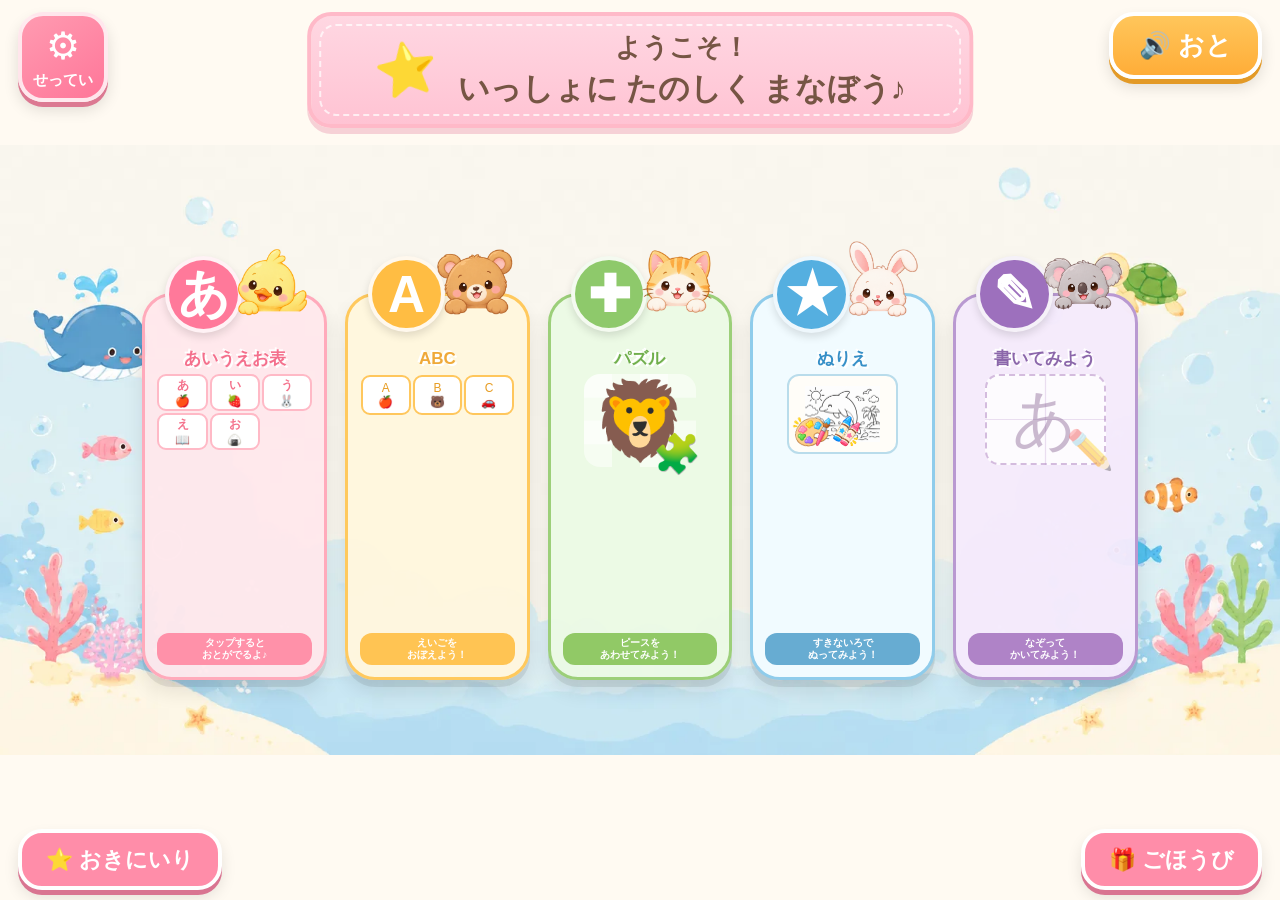
<file: index.html>
<!DOCTYPE html>
<html lang="ja">
<head>
  <meta charset="UTF-8">
  <meta name="viewport" content="width=device-width, initial-scale=1.0, viewport-fit=cover">
  <title>知育アプリ</title>
  <link rel="manifest" href="manifest.json">
  <meta name="theme-color" content="#4caf50">
  <link rel="apple-touch-icon" href="./icons/icon-192.png">
  <link rel="stylesheet" href="style.css">
</head>

<body>

  <main class="app">

    <!-- 上部 -->
    <header class="top-area">

      <button class="circle-button settings-button" id="settingsButton">
        ⚙
        <span>せってい</span>
      </button>

      <div class="welcome-box">
        <div class="star">⭐</div>

        <div>
          <p class="welcome-small">ようこそ！</p>
          <h1>いっしょに たのしく まなぼう♪</h1>
        </div>
      </div>

      <button class="sound-button" id="soundButton">
        🔊
        <span>おと</span>
      </button>

    </header>


    <!-- 遊び一覧 -->
    <section class="menu-area">

      <!-- アイウエオ表 -->
      <button
        class="menu-card hiragana-card"
        data-page="kana-select.html"
      >
        <div class="card-icon">あ</div>
        <div class="animal">
          <img src="images/duck.png" alt="あひる">
        </div>

        <h2>あいうえお表</h2>

        <div class="hiragana-preview">
          <span>あ<br>🍎</span>
          <span>い<br>🍓</span>
          <span>う<br>🐰</span>
          <span>え<br>📖</span>
          <span>お<br>🍙</span>
        </div>

        <p>タップすると<br>おとがでるよ♪</p>
      </button>


      <!-- ABC -->
      <button
        class="menu-card abc-card"
        data-page="abc.html"
      >
        <div class="card-icon">A</div>
        <div class="animal">
          <img src="images/bear.png" alt="くま">
        </div>

        <h2>ABC</h2>

        <div class="abc-preview">
          <span>A<br>🍎</span>
          <span>B<br>🐻</span>
          <span>C<br>🚗</span>
        </div>

        <p>えいごを<br>おぼえよう！</p>
      </button>


      <!-- パズル -->
      <button
        class="menu-card puzzle-card"
        data-page="puzzle-level.html"
      >
        <div class="card-icon">✚</div>
        <div class="animal">
          <img src="images/cat.png" alt="ねこ">
        </div>

        <h2>パズル</h2>

        <div class="puzzle-preview">
          🦁
          <span class="piece">🧩</span>
        </div>

        <p>ピースを<br>あわせてみよう！</p>
      </button>


     <!-- ぬりえ -->
<button
  class="menu-card coloring-card"
  data-page="coloring-select.html"
  >
  <!-- 上の丸いアイコン -->
  <div class="card-icon">★</div>

  <!-- カードの上からのぞく動物 -->
  <div class="animal">
    <img src="images/rabbit.png" alt="うさぎ">
  </div>

  <h2>ぬりえ</h2>

  <!-- ぬりえのプレビュー -->
  <div class="coloring-preview">
    <img
      src="images/coloring/dolphin.png"
      alt="いるかのぬりえ"
      class="coloring-image"
    >

    <!-- クレヨン -->
    <div class="crayons">
      <img
    class="palette-img"
    src="images/coloring/palette.png"
    alt="パレット"
  >

  <img
    class="crayon-img"
    src="images/coloring/crayon.png"
    alt="クレヨン"
  >
    </div>
  </div>

  <p>すきないろで<br>ぬってみよう！</p>
</button>


      <!-- 書いてみよう -->
      <button
        class="menu-card write-card"
        data-page="writing-select.html"
      >
        <div class="card-icon">✎</div>
        <div class="animal">
          <img src="images/koala.png" alt="こあら"></div>

        <h2>書いてみよう</h2>

        <div class="write-preview">
          あ
          <span>✏️</span>
        </div>

        <p>なぞって<br>かいてみよう！</p>
      </button>

    </section>


    <!-- 下部 -->
    <footer class="bottom-area">

      <button class="bottom-button favorite-button">
        ⭐ おきにいり
      </button>

      <button class="bottom-button reward-button">
        🎁 ごほうび
      </button>

    </footer>

  </main>


  <!-- 縦向きだった場合 -->
  <div class="rotate-message">
    <div>
      <p>📱 ↻</p>
      <strong>よこむきにしてね♪</strong>
    </div>
  </div>


  <script src="script.js"></script>
</body>
</html>
</file>
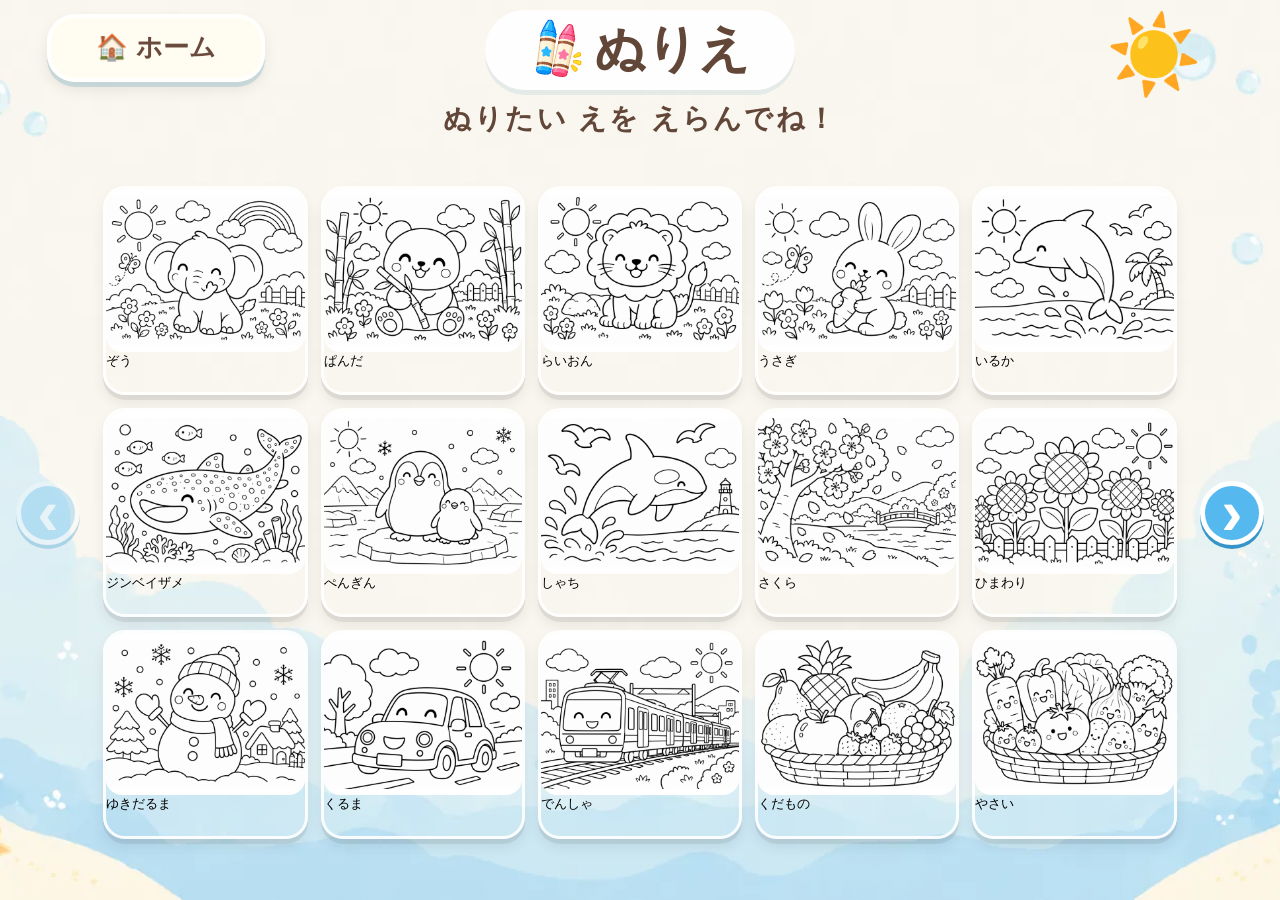
<file: coloring-select.html>
<!DOCTYPE html>
<html lang="ja">
<head>
  <meta charset="UTF-8">
  <meta name="viewport" content="width=device-width, initial-scale=1.0, viewport-fit=cover">
  <title>ぬりえをえらぶ</title>
  <link rel="stylesheet" href="coloring-select.css">
</head>
<body>
  <main class="coloring-select-app">
    <header class="select-header">
      <button class="home-button" id="homeButton">🏠 <span>ホーム</span></button>
      <div class="title-area">
  <h1>
  <img
    src="images/coloring/crayon.png"
    alt=""
    class="title-crayon">
  ぬりえ
  </h1>
        <p>ぬりたい えを えらんでね！</p>
      </div>
      <div class="sun" aria-hidden="true">☀️</div>
    </header>

    <section class="gallery-wrap" aria-label="ぬりえ一覧">
      <button class="page-button prev" id="prevButton" aria-label="前のページ">‹</button>
      <div class="gallery" id="gallery"></div>
      <button class="page-button next" id="nextButton" aria-label="次のページ">›</button>
    </section>

    <div class="page-dots" id="pageDots" aria-label="ページ位置"></div>
  </main>

  <div class="rotate-message">
    <div><p>📱 ↻</p><strong>よこむきにしてね♪</strong></div>
  </div>

  <script src="coloring-select.js"></script>
</body>
</html>
</file>
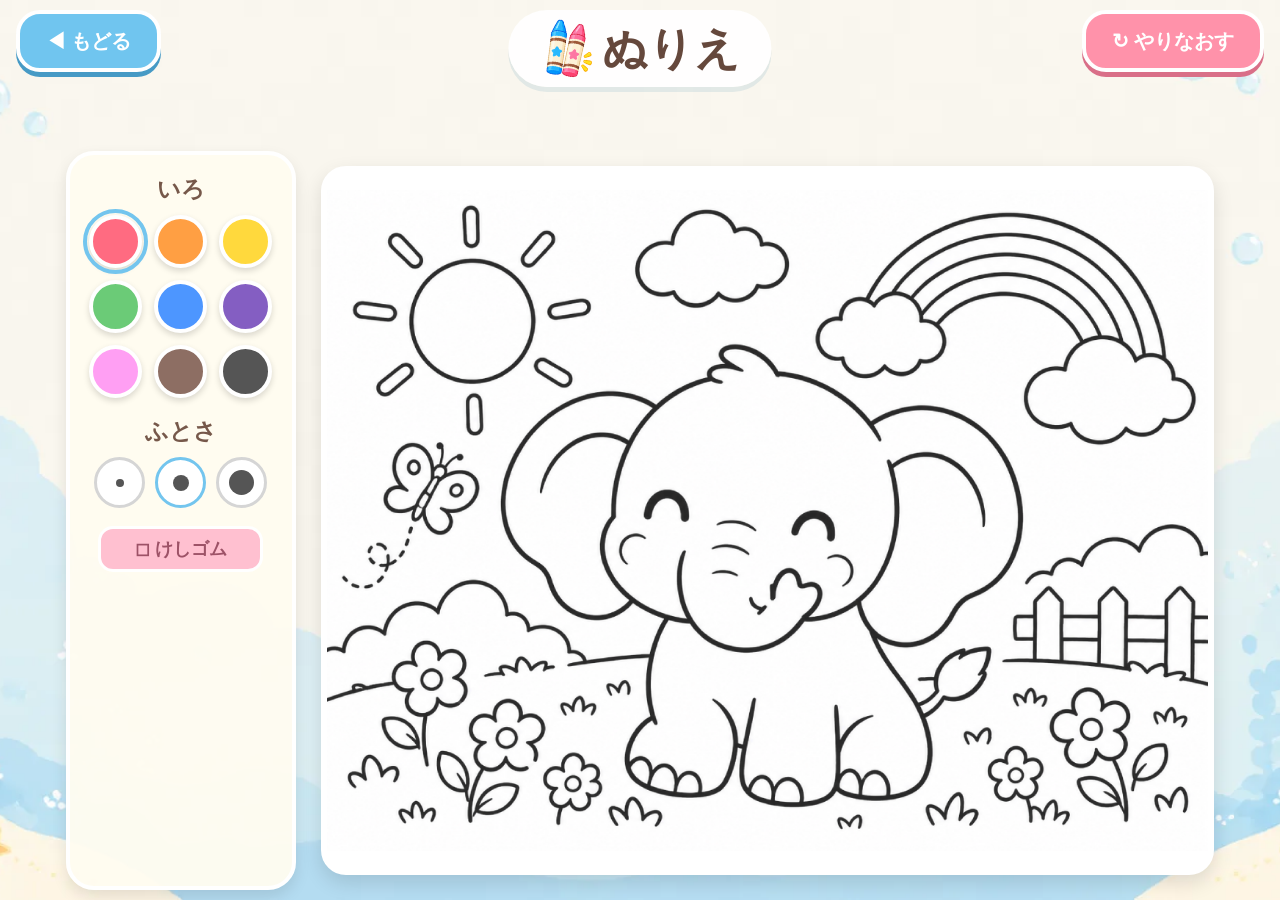
<file: coloring.html>
<!DOCTYPE html>
<html lang="ja">

<head>
  <meta charset="UTF-8">

  <meta
    name="viewport"
    content="width=device-width, initial-scale=1.0, viewport-fit=cover"
  >

  <title>ぬりえ</title>

  <link
    rel="stylesheet"
    href="coloring.css"
  >
</head>


<body>

  <main class="coloring-app">


    <!-- =====================
         上部
    ====================== -->

    <header class="coloring-header">

      <!-- 戻る -->
      <button
        class="back-button"
        id="backButton"
      >
        ◀ もどる
      </button>


      <!-- タイトル -->
      <div class="coloring-title">

        <img
          src="images/coloring/crayon.png"
          alt=""
        >

        <h1>ぬりえ</h1>

      </div>


      <!-- 全部消す -->
      <button
        class="clear-button"
        id="clearButton"
      >
        ↻ やりなおす
      </button>

    </header>



    <!-- =====================
         メイン
    ====================== -->

    <section class="coloring-main">


      <!-- =====================
           左：パレット
      ====================== -->

      <aside class="tool-panel">


        <h2>いろ</h2>


        <!-- 色 -->
        <div class="color-palette">

          <button
            class="color-button active"
            data-color="#ff6b81"
            style="--color:#ff6b81"
            aria-label="あか"
          ></button>

          <button
            class="color-button"
            data-color="#ff9f43"
            style="--color:#ff9f43"
            aria-label="オレンジ"
          ></button>

          <button
            class="color-button"
            data-color="#ffd93d"
            style="--color:#ffd93d"
            aria-label="きいろ"
          ></button>

          <button
            class="color-button"
            data-color="#6bcb77"
            style="--color:#6bcb77"
            aria-label="みどり"
          ></button>

          <button
            class="color-button"
            data-color="#4d96ff"
            style="--color:#4d96ff"
            aria-label="あお"
          ></button>

          <button
            class="color-button"
            data-color="#845ec2"
            style="--color:#845ec2"
            aria-label="むらさき"
          ></button>

          <button
            class="color-button"
            data-color="#ff9ff3"
            style="--color:#ff9ff3"
            aria-label="ピンク"
          ></button>

          <button
            class="color-button"
            data-color="#8d6e63"
            style="--color:#8d6e63"
            aria-label="ちゃいろ"
          ></button>

          <button
            class="color-button"
            data-color="#555555"
            style="--color:#555555"
            aria-label="くろ"
          ></button>

        </div>



        <!-- 太さ -->

        <h2 class="size-title">
          ふとさ
        </h2>


        <div class="brush-sizes">

          <button
            class="size-button"
            data-size="10"
          >
            <span class="size-dot small"></span>
          </button>


          <button
            class="size-button active"
            data-size="25"
          >
            <span class="size-dot medium"></span>
          </button>


          <button
            class="size-button"
            data-size="45"
          >
            <span class="size-dot large"></span>
          </button>

        </div>



        <!-- 消しゴム -->

        <button
          class="eraser-button"
          id="eraserButton"
        >
          ◻ けしゴム
        </button>


      </aside>



      <!-- =====================
           右：ぬりえ
      ====================== -->

      <div class="canvas-area">


        <div class="paper">

          <!-- 実際に色を描くCanvas -->
          <canvas
            id="drawingCanvas"
          ></canvas>


          <!-- 線画 -->
          <img
            id="coloringImage"
            class="coloring-line"
            alt="ぬりえ"
          >

        </div>


      </div>


    </section>


  </main>



  <!-- 縦画面 -->

  <div class="rotate-message">

    <div>

      <p>📱 ↻</p>

      <strong>
        よこむきにしてね♪
      </strong>

    </div>

  </div>
<script src="coloring.js"></script>

</body>

</html>
</file>
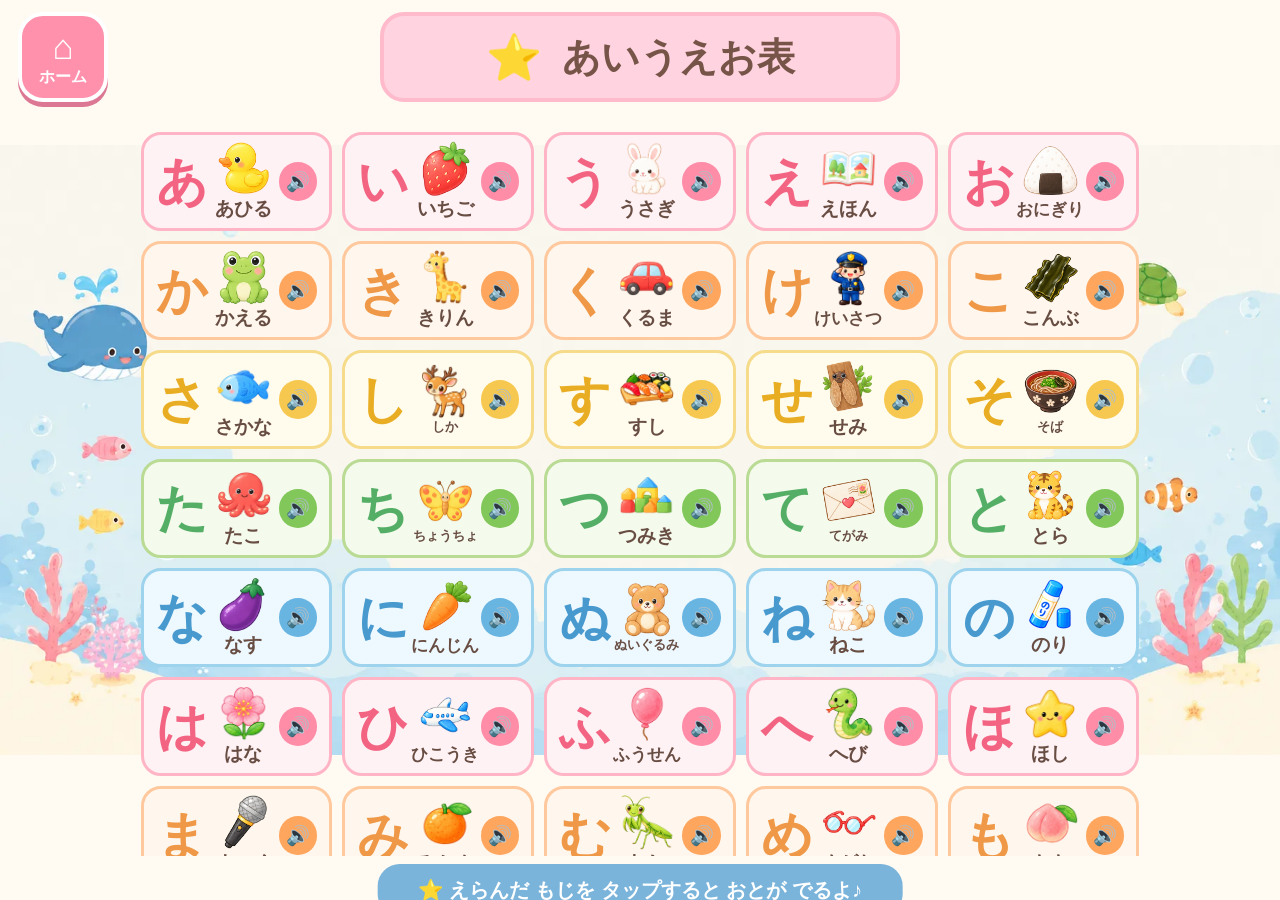
<file: hiragana.html>
<!DOCTYPE html>
<html lang="ja">

<head>
  <meta charset="UTF-8">

  <meta
    name="viewport"
    content="width=device-width, initial-scale=1.0"
  >

  <title>アイウエオ表</title>

  <link rel="stylesheet" href="hiragana.css">
</head>

<body>

<main class="app">

  <!-- =========================
       上部
  ========================== -->

  <header class="header">

    <button class="home-button" id="homeButton">
      <span class="home-icon">⌂</span>
      <span>ホーム</span>
    </button>

    <div class="title-box">
      <span class="title-star">⭐</span>
      <h1>あいうえお表</h1>
    </div>

   

  </header>

  <!-- =========================
       あいうえお表
  ========================== -->

  <section class="hiragana-grid">


    <!-- あ行 -->

    <button class="hiragana-block row-a"
       data-audio="audio/hiragana_audio/a.m4a">


      <span class="kana">あ</span>

      <div class="item">
        <img class="picture-image" src="images/hiragana/ahiru.png" alt="あひる">
        <span class="word">あひる</span>
      </div>

      <span class="speaker">🔊</span>

    </button>


    <button class="hiragana-block row-a"
            data-audio="audio/hiragana_audio/i.m4a">

      <span class="kana">い</span>

      <div class="item">
        <img class="picture-image" src="images/hiragana/ichigo.png" alt="いちご">
        <span class="word">いちご</span>
      </div>

      <span class="speaker">🔊</span>

    </button>


    <button class="hiragana-block row-a"
            data-audio="audio/hiragana_audio/u.m4a">

      <span class="kana">う</span>

      <div class="item">
         <img class="picture-image" src="images/hiragana/usagi.png" alt="うさぎ">
        <span class="word">うさぎ</span>
      </div>

      <span class="speaker">🔊</span>

    </button>


    <button class="hiragana-block row-a"
            data-audio="audio/hiragana_audio/e.m4a">

      <span class="kana">え</span>

      <div class="item">
         <img class="picture-image" src="images/hiragana/ehon.png" alt="えほん">
        <span class="word">えほん</span>
      </div>

      <span class="speaker">🔊</span>

    </button>


    <button class="hiragana-block row-a"
            data-audio="audio/hiragana_audio/o.m4a">

      <span class="kana">お</span>

      <div class="item">
         <img class="picture-image" src="images/hiragana/onigiri.png" alt="おにぎり">
        <span class="word">おにぎり</span>
      </div>

      <span class="speaker">🔊</span>

    </button>


    <!-- =====================
         か行
    ====================== -->

    <button class="hiragana-block row-ka"
            data-audio="audio/hiragana_audio/ka.m4a">

      <span class="kana">か</span>

      <div class="item">
         <img class="picture-image" src="images/hiragana/kaeru.png" alt="かえる">
        <span class="word">かえる</span>
      </div>

      <span class="speaker">🔊</span>

    </button>


    <button class="hiragana-block row-ka"
            data-audio="audio/hiragana_audio/ki.m4a">

      <span class="kana">き</span>

      <div class="item">
         <img class="picture-image" src="images/hiragana/kirin.png" alt="きりん">
        <span class="word">きりん</span>
      </div>

      <span class="speaker">🔊</span>

    </button>


    <button class="hiragana-block row-ka"
            data-audio="audio/hiragana_audio/ku.m4a">

      <span class="kana">く</span>

      <div class="item">
         <img class="picture-image" src="images/hiragana/kuruma.png" alt="くるま">
        <span class="word">くるま</span>
      </div>

      <span class="speaker">🔊</span>

    </button>


    <button class="hiragana-block row-ka"
            data-audio="audio/hiragana_audio/ke.m4a">

      <span class="kana">け</span>

      <div class="item">
        <img class="picture-image" src="images/hiragana/keisatu.png" alt="けいさつ">
        <span class="word">けいさつ</span>
      </div>

      <span class="speaker">🔊</span>

    </button>


    <button class="hiragana-block row-ka"
            data-audio="audio/hiragana_audio/ko.m4a">

      <span class="kana">こ</span>

      <div class="item">
         <img class="picture-image" src="images/hiragana/konnbu.png" alt="こんぶ">
        <span class="word">こんぶ</span>
      </div>

      <span class="speaker">🔊</span>

    </button>


    <!-- =====================
         さ行
    ====================== -->

    <button class="hiragana-block row-sa"
            data-audio="audio/hiragana_audio/sa.m4a">

      <span class="kana">さ</span>

      <div class="item">
         <img class="picture-image" src="images/hiragana/sakana.png" alt="さかな">
        <span class="word">さかな</span>
      </div>

      <span class="speaker">🔊</span>

    </button>


    <button class="hiragana-block row-sa"
            data-audio="audio/hiragana_audio/shi.m4a">

      <span class="kana">し</span>

      <div class="item">
        <img class="picture-image" src="images/hiragana/shika.png" alt="しか">
        <span class="word long-word">しか</span>
      </div>

      <span class="speaker">🔊</span>

    </button>


    <button class="hiragana-block row-sa"
            data-audio="audio/hiragana_audio/su.m4a">

      <span class="kana">す</span>

      <div class="item">
         <img class="picture-image" src="images/hiragana/sushi.png" alt="すし">
        <span class="word">すし</span>
      </div>

      <span class="speaker">🔊</span>

    </button>


    <button class="hiragana-block row-sa"
            data-audio="audio/hiragana_audio/se.m4a">

      <span class="kana">せ</span>

      <div class="item">
         <img class="picture-image" src="images/hiragana/semi.png" alt="せみ">
        <span class="word">せみ</span>
      </div>

      <span class="speaker">🔊</span>

    </button>


    <button class="hiragana-block row-sa"
            data-audio="audio/hiragana_audio/so.m4a">

      <span class="kana">そ</span>

      <div class="item">
         <img class="picture-image" src="images/hiragana/soba.png" alt="そば">
        <span class="word long-word">そば</span>
      </div>

      <span class="speaker">🔊</span>

    </button>


    <!-- =====================
         た行
    ====================== -->

    <button class="hiragana-block row-ta"
            data-audio="audio/hiragana_audio/ta.m4a">

      <span class="kana">た</span>

      <div class="item">
         <img class="picture-image" src="images/hiragana/tako.png" alt="たこ">
        <span class="word">たこ</span>
      </div>

      <span class="speaker">🔊</span>

    </button>


    <button class="hiragana-block row-ta"
            data-audio="audio/hiragana_audio/ti.m4a">

      <span class="kana">ち</span>

      <div class="item">
         <img class="picture-image" src="images/hiragana/cho.png" alt="ちょうちょ">
        <span class="word long-word">ちょうちょ</span>
      </div>

      <span class="speaker">🔊</span>

    </button>


    <button class="hiragana-block row-ta"
            data-audio="audio/hiragana_audio/tu.m4a">

      <span class="kana">つ</span>

      <div class="item">
         <img class="picture-image" src="images/hiragana/tsumiki.png" alt="つみき">
        <span class="word">つみき</span>
      </div>

      <span class="speaker">🔊</span>

    </button>


    <button class="hiragana-block row-ta"
            data-audio="audio/hiragana_audio/te.m4a">

      <span class="kana">て</span>

      <div class="item">
         <img class="picture-image" src="images/hiragana/tegami.png" alt="てがみ">
        <span class="word long-word">てがみ</span>
      </div>

      <span class="speaker">🔊</span>

    </button>


    <button class="hiragana-block row-ta"
            data-audio="audio/hiragana_audio/to.m4a">

      <span class="kana">と</span>

      <div class="item">
         <img class="picture-image" src="images/hiragana/tora.png" alt="とら">
        <span class="word">とら</span>
      </div>

      <span class="speaker">🔊</span>

    </button>


    <!-- =====================
         な行
    ====================== -->

    <button class="hiragana-block row-na"
            data-audio="audio/hiragana_audio/na.m4a">

      <span class="kana">な</span>

      <div class="item">
         <img class="picture-image" src="images/hiragana/nasu.png" alt="なす">
        <span class="word">なす</span>
      </div>

      <span class="speaker">🔊</span>

    </button>


    <button class="hiragana-block row-na"
            data-audio="audio/hiragana_audio/ni.m4a">

      <span class="kana">に</span>

      <div class="item">
         <img class="picture-image" src="images/hiragana/ninjin.png" alt="にんじん">
        <span class="word">にんじん</span>
      </div>

      <span class="speaker">🔊</span>

    </button>


    <button class="hiragana-block row-na"
            data-audio="audio/hiragana_audio/nu.m4a">

      <span class="kana">ぬ</span>

      <div class="item">
        <img class="picture-image" src="images/hiragana/nuigurumi.png" alt="ぬいぐるみ">
        <span class="word long-word">ぬいぐるみ</span>
      </div>

      <span class="speaker">🔊</span>

    </button>


    <button class="hiragana-block row-na"
            data-audio="audio/hiragana_audio/ne.m4a">

      <span class="kana">ね</span>

      <div class="item">
         <img class="picture-image" src="images/hiragana/neko.png" alt="ねこ">
        <span class="word">ねこ</span>
      </div>

      <span class="speaker">🔊</span>

    </button>


    <button class="hiragana-block row-na"
            data-audio="audio/hiragana_audio/no.m4a">

      <span class="kana">の</span>

      <div class="item">
         <img class="picture-image" src="images/hiragana/nori.png" alt="のり">
        <span class="word">のり</span>
      </div>

      <span class="speaker">🔊</span>

    </button>


  <!-- =====================
     は行
====================== -->

<button class="hiragana-block row-ha"
        data-audio="audio/hiragana_audio/ha.m4a">

  <span class="kana">は</span>

  <div class="item">
    <img class="picture-image"
         src="images/hiragana/hana.png"
         alt="はな">
    <span class="word">はな</span>
  </div>

  <span class="speaker">🔊</span>

</button>


<button class="hiragana-block row-ha"
        data-audio="audio/hiragana_audio/hi.m4a">

  <span class="kana">ひ</span>

  <div class="item">
    <img class="picture-image"
         src="images/hiragana/hikouki.png"
         alt="ひこうき">
    <span class="word">ひこうき</span>
  </div>

  <span class="speaker">🔊</span>

</button>



<button class="hiragana-block row-ha"
        data-audio="audio/hiragana_audio/hu.m4a">

  <span class="kana">ふ</span>

  <div class="item">
    <img class="picture-image"
         src="images/hiragana/huusen.png"
         alt="ふうせん">
    <span class="word">ふうせん</span>
  </div>

  <span class="speaker">🔊</span>

</button>


<button class="hiragana-block row-ha"
        data-audio="audio/hiragana_audio/he.m4a">

  <span class="kana">へ</span>

  <div class="item">
    <img class="picture-image"
         src="images/hiragana/hebi.png"
         alt="へび">
   <span class="word">へび</span>
  </div>

  <span class="speaker">🔊</span>

</button>


<button class="hiragana-block row-ha"
        data-audio="audio/hiragana_audio/ho.m4a">

  <span class="kana">ほ</span>

  <div class="item">
    <img class="picture-image"
         src="images/hiragana/hoshi.png"
         alt="ほし">
    <span class="word">ほし</span>
  </div>

  <span class="speaker">🔊</span>

</button>


<!-- =====================
     ま行
====================== -->

<button class="hiragana-block row-ma"
        data-audio="audio/hiragana_audio/ma.m4a">

  <span class="kana">ま</span>

  <div class="item">
    <img class="picture-image"
         src="images/hiragana/maiku.png"
         alt="マイク">
    <span class="word">まいく</span>
  </div>

  <span class="speaker">🔊</span>

</button>


<button class="hiragana-block row-ma"
        data-audio="audio/hiragana_audio/mi.m4a">

  <span class="kana">み</span>

  <div class="item">
    <img class="picture-image"
         src="images/hiragana/mikan.png"
         alt="みかん">
    <span class="word">みかん</span>
  </div>

  <span class="speaker">🔊</span>

</button>


<button class="hiragana-block row-ma"
        data-audio="audio/hiragana_audio/mu.m4a">

  <span class="kana">む</span>

  <div class="item">
    <img class="picture-image"
         src="images/hiragana/mushi.png"
         alt="むし">
    <span class="word">むし</span>
  </div>

  <span class="speaker">🔊</span>

</button>


<button class="hiragana-block row-ma"
        data-audio="audio/hiragana_audio/me.m4a">

  <span class="kana">め</span>

  <div class="item">
    <img class="picture-image"
         src="images/hiragana/megane.png"
         alt="めがね">
    <span class="word">めがね</span>
  </div>

  <span class="speaker">🔊</span>

</button>


<button class="hiragana-block row-ma"
        data-audio="audio/hiragana_audio/mo.m4a">

  <span class="kana">も</span>

  <div class="item">
    <img class="picture-image"
         src="images/hiragana/momo.png"
         alt="もも">
    <span class="word">もも</span>
  </div>

  <span class="speaker">🔊</span>

</button>


<!-- =====================
     や行
====================== -->

<button class="hiragana-block row-ya"
        data-audio="audio/hiragana_audio/ya.m4a">

  <span class="kana">や</span>

  <div class="item">
    <img class="picture-image"
         src="images/hiragana/yama.png"
         alt="やま">
   <span class="word">やま</span>
  </div>

  <span class="speaker">🔊</span>

</button>


<button class="hiragana-block row-ya"
        data-audio="audio/hiragana_audio/yu.m4a">

  <span class="kana">ゆ</span>

  <div class="item">
    <img class="picture-image"
         src="images/hiragana/yuki.png"
         alt="ゆき">
    <span class="word long-word">ゆき</span>
  </div>

  <span class="speaker">🔊</span>

</button>


<button class="hiragana-block row-ya"
        data-audio="audio/hiragana_audio/yo.m4a">

  <span class="kana">よ</span>

  <div class="item">
    <img class="picture-image"
         src="images/hiragana/yotto.png"
         alt="ヨット">
   <span class="word">よっと</span>
  </div>

  <span class="speaker">🔊</span>

</button>


<!-- 空白 -->
<div class="hiragana-empty"></div>
<div class="hiragana-empty"></div>


<!-- =====================
     ら行
====================== -->

<button class="hiragana-block row-ra"
        data-audio="audio/hiragana_audio/ra.m4a">

  <span class="kana">ら</span>

  <div class="item">
    <img class="picture-image"
         src="images/hiragana/rappa.png"
         alt="ラッパ">
  <span class="word">らっぱ</span>
  </div>

  <span class="speaker">🔊</span>

</button>


<button class="hiragana-block row-ra"
        data-audio="audio/hiragana_audio/ri.m4a">

  <span class="kana">り</span>

  <div class="item">
    <img class="picture-image"
         src="images/hiragana/ringo.png"
         alt="りんご">
     <span class="word">りんご</span>
  </div>

  <span class="speaker">🔊</span>

</button>


<button class="hiragana-block row-ra"
        data-audio="audio/hiragana_audio/ru.m4a">

  <span class="kana">る</span>

  <div class="item">
    <img class="picture-image"
         src="images/hiragana/ruby.png"
         alt="ルビー">
    <span class="word">るびー</span>
  </div>

  <span class="speaker">🔊</span>

</button>


<button class="hiragana-block row-ra"
        data-audio="audio/hiragana_audio/re.m4a">

  <span class="kana">れ</span>

  <div class="item">
    <img class="picture-image"
         src="images/hiragana/lemon.png"
         alt="レモン">
  <span class="word">れもん</span>
  </div>

  <span class="speaker">🔊</span>

</button>


<button class="hiragana-block row-ra"
        data-audio="audio/hiragana_audio/ro.m4a">

  <span class="kana">ろ</span>

  <div class="item">
    <img class="picture-image"
         src="images/hiragana/rousoku.png"
         alt="ろうそく">
   <span class="word">ろうそく</span>
  </div>

  <span class="speaker">🔊</span>

</button>


<!-- =====================
     わ行
====================== -->

<button class="hiragana-block row-wa"
        data-audio="audio/hiragana_audio/wa.m4a">

  <span class="kana">わ</span>

  <div class="item">
    <img class="picture-image"
         src="images/hiragana/wani.png"
         alt="わに">
  <span class="word">わに</span>
  </div>

  <span class="speaker">🔊</span>

</button>


<button class="hiragana-block row-wa"
        data-audio="audio/hiragana_audio/wo.m4a">

  <span class="kana">を</span>

  <div class="item">
    <img class="picture-image"
         src="images/hiragana/tewohuru.png"
         alt="手を振る">
     <span class="word long-word">手をふる</span>
  </div>

  <span class="speaker">🔊</span>

</button>


<button class="hiragana-block row-wa"
        data-audio="audio/hiragana_audio/n.m4a">

  <span class="kana">ん</span>

  <div class="item">
    <img class="picture-image"
         src="images/hiragana/panda.png"
         alt="ぱんだ">
    <span class="word">ぱんだ</span>
  </div>

  <span class="speaker">🔊</span>

</button>
  </section>


<!-- 空白 -->
<div class="hiragana-empty"></div>
<div class="hiragana-empty"></div>


  <!-- =========================
       下部
  ========================== -->

  <footer class="footer">

    <div class="message">
      ⭐ えらんだ もじを タップすると おとが でるよ♪
    </div>

  </footer>

</main>


<script src="hiragana.js"></script>

</body>
</html>
</file>
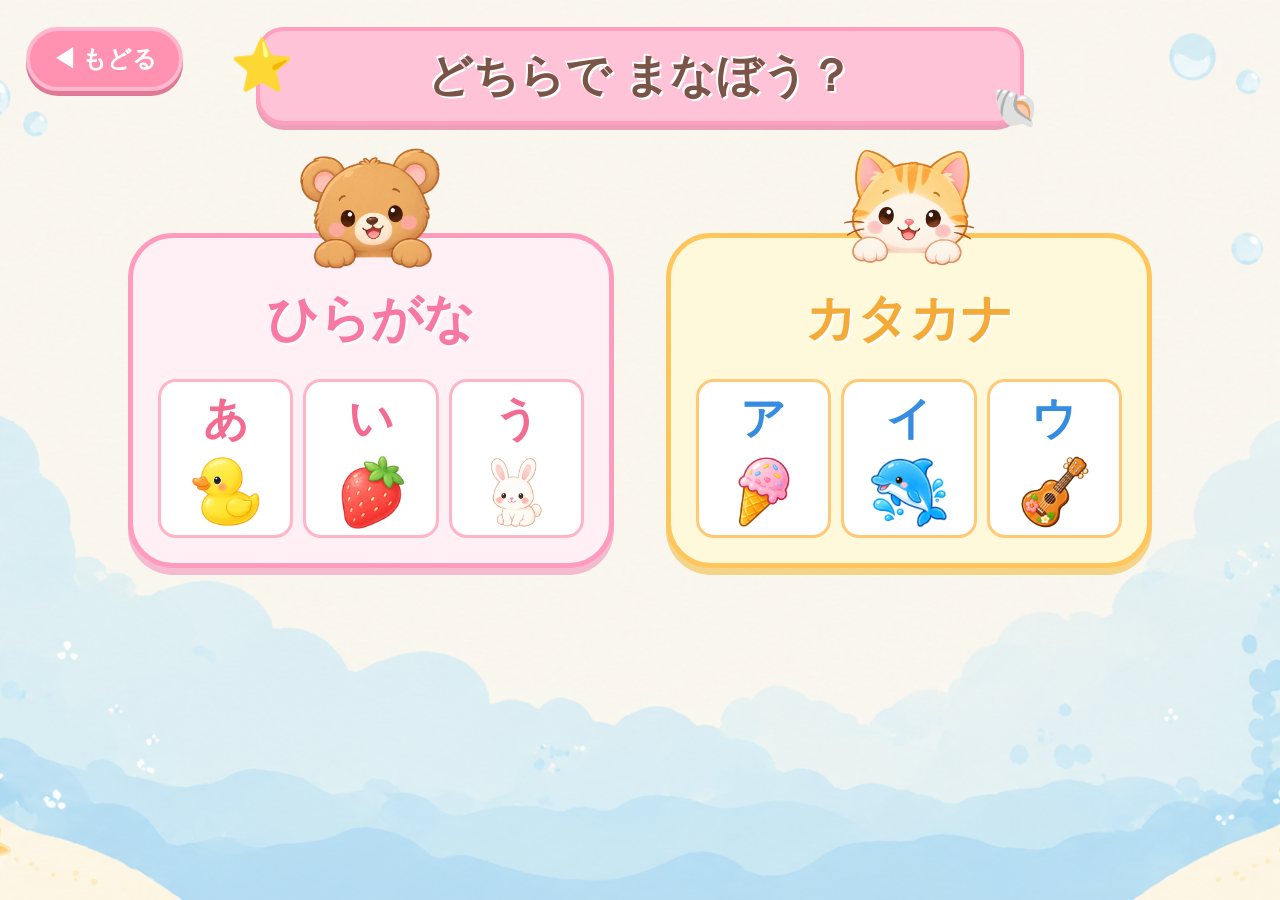
<file: kana-select.html>
<!DOCTYPE html>
<html lang="ja">

<head>
  <meta charset="UTF-8">

  <meta name="viewport"
        content="width=device-width, initial-scale=1.0">

  <title>ひらがな・カタカナをえらぼう</title>

  <link rel="stylesheet" href="kana-select.css">

  <script src="kana-select.js" defer></script>
</head>

<body>

  <main class="app">

    <!-- もどるボタン -->
    <button class="back-button" id="backButton">
      ◀ もどる
    </button>

    <!-- タイトル -->
    <header class="page-header">
      <span class="star">⭐</span>
      <h1>どちらで まなぼう？</h1>
      <span class="shell">🐚</span>
    </header>

    <!-- 選択カード -->
    <section class="select-area">

      <!-- ひらがな -->
      <button
        class="select-card hiragana-card"
        data-page="hiragana.html"
      >

        <img
          class="card-animal"
          src="images/bear.png"
          alt="くま"
        >

        <h2>ひらがな</h2>

        <div class="preview-grid">

          <div class="preview-item">
            <span>あ</span>
            <img src="images/hiragana/ahiru.png" alt="あひる">
          </div>

          <div class="preview-item">
            <span>い</span>
            <img src="images/hiragana/ichigo.png" alt="いちご">
          </div>

          <div class="preview-item">
            <span>う</span>
            <img src="images/hiragana/usagi.png" alt="うさぎ">
          </div>

        </div>

      </button>

      <!-- カタカナ -->
      <button
        class="select-card katakana-card"
        data-page="katakana.html"
      >

        <img
          class="card-animal"
          src="images/cat.png"
          alt="ねこ"
        >

        <h2>カタカナ</h2>

        <div class="preview-grid">

          <div class="preview-item">
            <span>ア</span>
            <img src="images/katakana/icecream.png" alt="アイス">
          </div>

          <div class="preview-item">
            <span>イ</span>
            <img src="images/katakana/iruka.png" alt="イルカ">
          </div>

          <div class="preview-item">
            <span>ウ</span>
            <img src="images/katakana/ukurere.png" alt="ukurere">
          </div>

        </div>

      </button>

    </section>

  </main>

</body>
</html>
</file>
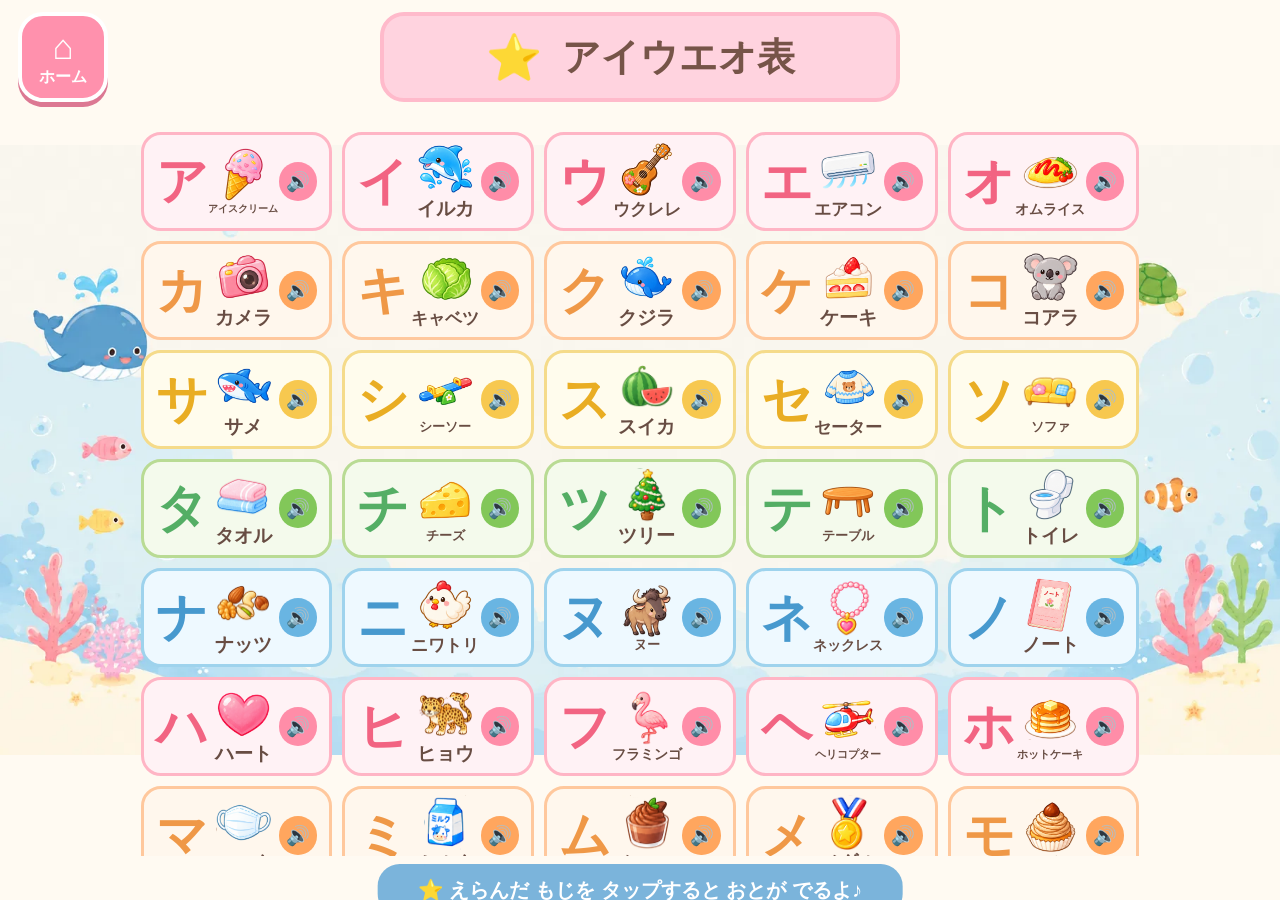
<file: katakana.html>
<!DOCTYPE html>
<html lang="ja">

<head>
  <meta charset="UTF-8">

  <meta
    name="viewport"
    content="width=device-width, initial-scale=1.0"
  >

  <title>アイウエオ表</title>

  <link rel="stylesheet" href="hiragana.css">
</head>

<body>

<main class="app">

  <!-- =========================
       上部
  ========================== -->

  <header class="header">

    <button class="home-button" id="homeButton">
      <span class="home-icon">⌂</span>
      <span>ホーム</span>
    </button>

    <div class="title-box">
      <span class="title-star">⭐</span>
      <h1>アイウエオ表</h1>
    </div>

    
  </header>

  <!-- =========================
       あいうえお表
  ========================== -->

  <section class="hiragana-grid">


    <!-- あ行 -->

    <button class="hiragana-block row-a"
       data-audio="audio/katakana_audio/a.m4a">


      <span class="kana">ア</span>

      <div class="item">
        <img class="picture-image" src="images/katakana/icecream.png" alt="アイスクリーム">
        <span class="word">アイスクリーム</span>
      </div>

      <span class="speaker">🔊</span>

    </button>


    <button class="hiragana-block row-a"
            data-audio="audio/katakana_audio/i.m4a">

      <span class="kana">イ</span>

      <div class="item">
        <img class="picture-image" src="images/katakana/iruka.png" alt="イルカ">
        <span class="word">イルカ</span>
      </div>

      <span class="speaker">🔊</span>

    </button>


    <button class="hiragana-block row-a"
            data-audio="audio/katakana_audio/u.m4a">

      <span class="kana">ウ</span>

      <div class="item">
         <img class="picture-image" src="images/katakana/ukurere.png" alt="ウクレレ">
        <span class="word">ウクレレ</span>
      </div>

      <span class="speaker">🔊</span>

    </button>


    <button class="hiragana-block row-a"
            data-audio="audio/katakana_audio/e.m4a">

      <span class="kana">エ</span>

      <div class="item">
         <img class="picture-image" src="images/katakana/aircon.png" alt="エアコン">
        <span class="word">エアコン</span>
      </div>

      <span class="speaker">🔊</span>

    </button>


    <button class="hiragana-block row-a"
            data-audio="audio/katakana_audio/o.m4a">

      <span class="kana">オ</span>

      <div class="item">
         <img class="picture-image" src="images/katakana/omuraisu.png" alt="オムライス">
        <span class="word">オムライス</span>
      </div>

      <span class="speaker">🔊</span>

    </button>


    <!-- =====================
         か行
    ====================== -->

    <button class="hiragana-block row-ka"
            data-audio="audio/katakana_audio/ka.m4a">

      <span class="kana">カ</span>

      <div class="item">
         <img class="picture-image" src="images/katakana/camera.png" alt="カメラ">
        <span class="word">カメラ</span>
      </div>

      <span class="speaker">🔊</span>

    </button>


    <button class="hiragana-block row-ka"
            data-audio="audio/katakana_audio/ki.m4a">

      <span class="kana">キ</span>

      <div class="item">
         <img class="picture-image" src="images/katakana/kyabetsu.png" alt="キャベツ">
        <span class="word">キャベツ</span>
      </div>

      <span class="speaker">🔊</span>

    </button>


    <button class="hiragana-block row-ka"
            data-audio="audio/katakana_audio/ku.m4a">

      <span class="kana">ク</span>

      <div class="item">
         <img class="picture-image" src="images/katakana/kujira.png" alt="クジラ">
        <span class="word">クジラ</span>
      </div>

      <span class="speaker">🔊</span>

    </button>


    <button class="hiragana-block row-ka"
            data-audio="audio/katakana_audio/ke.m4a">

      <span class="kana">ケ</span>

      <div class="item">
        <img class="picture-image" src="images/katakana/cake.png" alt="ケーキ">
        <span class="word">ケーキ</span>
      </div>

      <span class="speaker">🔊</span>

    </button>


    <button class="hiragana-block row-ka"
            data-audio="audio/katakana_audio/ko.m4a">

      <span class="kana">コ</span>

      <div class="item">
         <img class="picture-image" src="images/katakana/coala.png" alt="コアラ">
        <span class="word">コアラ</span>
      </div>

      <span class="speaker">🔊</span>

    </button>


    <!-- =====================
         さ行
    ====================== -->

    <button class="hiragana-block row-sa"
            data-audio="audio/katakana_audio/sa.m4a">

      <span class="kana">サ</span>

      <div class="item">
         <img class="picture-image" src="images/katakana/same.png" alt=サメ">
        <span class="word">サメ</span>
      </div>

      <span class="speaker">🔊</span>

    </button>


    <button class="hiragana-block row-sa"
            data-audio="audio/katakana_audio/shi.m4a">

      <span class="kana">シ</span>

      <div class="item">
        <img class="picture-image" src="images/katakana/siso.png" alt="シーソー">
        <span class="word long-word">シーソー</span>
      </div>

      <span class="speaker">🔊</span>

    </button>


    <button class="hiragana-block row-sa"
            data-audio="audio/katakana_audio/su.m4a">

      <span class="kana">ス</span>

      <div class="item">
         <img class="picture-image" src="images/katakana/suika.png" alt="スイカ">
        <span class="word">スイカ</span>
      </div>

      <span class="speaker">🔊</span>

    </button>


    <button class="hiragana-block row-sa"
            data-audio="audio/katakana_audio/se.m4a">

      <span class="kana">セ</span>

      <div class="item">
         <img class="picture-image" src="images/katakana/seta.png" alt="セーター">
        <span class="word">セーター</span>
      </div>

      <span class="speaker">🔊</span>

    </button>


    <button class="hiragana-block row-sa"
            data-audio="audio/katakana_audio/so.m4a">

      <span class="kana">ソ</span>

      <div class="item">
         <img class="picture-image" src="images/katakana/sofa.png" alt="ソファ">
        <span class="word long-word">ソファ</span>
      </div>

      <span class="speaker">🔊</span>

    </button>


    <!-- =====================
         た行
    ====================== -->

    <button class="hiragana-block row-ta"
            data-audio="audio/katakana_audio/ta.m4a">

      <span class="kana">タ</span>

      <div class="item">
         <img class="picture-image" src="images/katakana/towel.png" alt="タオル">
        <span class="word">タオル</span>
      </div>

      <span class="speaker">🔊</span>

    </button>


    <button class="hiragana-block row-ta"
            data-audio="audio/katakana_audio/ti.m4a">

      <span class="kana">チ</span>

      <div class="item">
         <img class="picture-image" src="images/katakana/cheese.png" alt="チーズ">
        <span class="word long-word">チーズ</span>
      </div>

      <span class="speaker">🔊</span>

    </button>


    <button class="hiragana-block row-ta"
            data-audio="audio/katakana_audio/tu.m4a">

      <span class="kana">ツ</span>

      <div class="item">
         <img class="picture-image" src="images/katakana/tree.png" alt="ツリー">
        <span class="word">ツリー</span>
      </div>

      <span class="speaker">🔊</span>

    </button>


    <button class="hiragana-block row-ta"
            data-audio="audio/katakana_audio/te.m4a">

      <span class="kana">テ</span>

      <div class="item">
         <img class="picture-image" src="images/katakana/table.png" alt="テーブル">
        <span class="word long-word">テーブル</span>
      </div>

      <span class="speaker">🔊</span>

    </button>


    <button class="hiragana-block row-ta"
            data-audio="audio/katakana_audio/to.m4a">

      <span class="kana">ト</span>

      <div class="item">
         <img class="picture-image" src="images/katakana/toile.png" alt="トイレ">
        <span class="word">トイレ</span>
      </div>

      <span class="speaker">🔊</span>

    </button>


    <!-- =====================
         な行
    ====================== -->

    <button class="hiragana-block row-na"
            data-audio="audio/katakana_audio/na.m4a">

      <span class="kana">ナ</span>

      <div class="item">
         <img class="picture-image" src="images/katakana/nuts.png" alt="ナッツ">
        <span class="word">ナッツ</span>
      </div>

      <span class="speaker">🔊</span>

    </button>


    <button class="hiragana-block row-na"
            data-audio="audio/katakana_audio/ni.m4a">

      <span class="kana">ニ</span>

      <div class="item">
         <img class="picture-image" src="images/katakana/niwatori.png" alt="ニワトリ">
        <span class="word">ニワトリ</span>
      </div>

      <span class="speaker">🔊</span>

    </button>


    <button class="hiragana-block row-na"
            data-audio="audio/katakana_audio/nu.m4a">

      <span class="kana">ヌ</span>

      <div class="item">
        <img class="picture-image" src="images/katakana/nu.png" alt="ヌー">
        <span class="word long-word">ヌー</span>
      </div>

      <span class="speaker">🔊</span>

    </button>


    <button class="hiragana-block row-na"
            data-audio="audio/katakana_audio/ne.m4a">

      <span class="kana">ネ</span>

      <div class="item">
         <img class="picture-image" src="images/katakana/necklace.png" alt="ネックレス">
        <span class="word">ネックレス</span>
      </div>

      <span class="speaker">🔊</span>

    </button>


    <button class="hiragana-block row-na"
            data-audio="audio/katakana_audio/no.m4a">

      <span class="kana">ノ</span>

      <div class="item">
         <img class="picture-image" src="images/katakana/noto.png" alt="ノート">
        <span class="word">ノート</span>
      </div>

      <span class="speaker">🔊</span>

    </button>


  <!-- =====================
     は行
====================== -->

<button class="hiragana-block row-ha"
        data-audio="audio/katakana_audio/ha.m4a">

  <span class="kana">ハ</span>

  <div class="item">
    <img class="picture-image"
         src="images/katakana/heart.png"
         alt="ハート">
    <span class="word">ハート</span>
  </div>

  <span class="speaker">🔊</span>

</button>


<button class="hiragana-block row-ha"
        data-audio="audio/katakana_audio/hi.m4a">

  <span class="kana">ヒ</span>

  <div class="item">
    <img class="picture-image"
         src="images/katakana/hyo.png"
         alt="ヒョウ">
    <span class="word">ヒョウ</span>
  </div>

  <span class="speaker">🔊</span>

</button>



<button class="hiragana-block row-ha"
        data-audio="audio/katakana_audio/hu.m4a">

  <span class="kana">フ</span>

  <div class="item">
    <img class="picture-image"
         src="images/katakana/flamingo.png"
         alt="フラミンゴ">
    <span class="word">フラミンゴ</span>
  </div>

  <span class="speaker">🔊</span>

</button>


<button class="hiragana-block row-ha"
        data-audio="audio/katakana_audio/he.m4a">

  <span class="kana">ヘ</span>

  <div class="item">
    <img class="picture-image"
         src="images/katakana/helicopter.png"
         alt="ヘリコプター">
   <span class="word">ヘリコプター</span>
  </div>

  <span class="speaker">🔊</span>

</button>


<button class="hiragana-block row-ha"
        data-audio="audio/katakana_audio/ho.m4a">

  <span class="kana">ホ</span>

  <div class="item">
    <img class="picture-image"
         src="images/katakana/hotcake.png"
         alt="ホットケーキ">
    <span class="word">ホットケーキ</span>
  </div>

  <span class="speaker">🔊</span>

</button>


<!-- =====================
     ま行
====================== -->

<button class="hiragana-block row-ma"
        data-audio="audio/katakana_audio/ma.m4a">

  <span class="kana">マ</span>

  <div class="item">
    <img class="picture-image"
         src="images/katakana/mask.png"
         alt="マスク">
    <span class="word">マスク</span>
  </div>

  <span class="speaker">🔊</span>

</button>


<button class="hiragana-block row-ma"
        data-audio="audio/katakana_audio/mi.m4a">

  <span class="kana">ミ</span>

  <div class="item">
    <img class="picture-image"
         src="images/katakana/milk.png"
         alt="ミルク">
    <span class="word">ミルク</span>
  </div>

  <span class="speaker">🔊</span>

</button>


<button class="hiragana-block row-ma"
        data-audio="audio/katakana_audio/mu.m4a">

  <span class="kana">ム</span>

  <div class="item">
    <img class="picture-image"
         src="images/katakana/musu.png"
         alt="ムース">
    <span class="word">ムース</span>
  </div>

  <span class="speaker">🔊</span>

</button>


<button class="hiragana-block row-ma"
        data-audio="audio/katakana_audio/me.m4a">

  <span class="kana">メ</span>

  <div class="item">
    <img class="picture-image"
         src="images/katakana/medal.png"
         alt="メダル">
    <span class="word">メダル</span>
  </div>

  <span class="speaker">🔊</span>

</button>


<button class="hiragana-block row-ma"
        data-audio="audio/katakana_audio/mo.m4a">

  <span class="kana">モ</span>

  <div class="item">
    <img class="picture-image"
         src="images/katakana/montblanc.png"
         alt="モンブラン">
    <span class="word">モンブラン</span>
  </div>

  <span class="speaker">🔊</span>

</button>


<!-- =====================
     や行
====================== -->

<button class="hiragana-block row-ya"
        data-audio="audio/katakana_audio/ya.m4a">

  <span class="kana">ヤ</span>

  <div class="item">
    <img class="picture-image"
         src="images/katakana/yagi.png"
         alt="ヤギ">
   <span class="word">ヤギ</span>
  </div>

  <span class="speaker">🔊</span>

</button>


<button class="hiragana-block row-ya"
        data-audio="audio/katakana_audio/yu.m4a">

  <span class="kana">ユ</span>

  <div class="item">
    <img class="picture-image"
         src="images/katakana/unicorn.png"
         alt="ユニコーン">
    <span class="word long-word">ユニコーン</span>
  </div>

  <span class="speaker">🔊</span>

</button>


<button class="hiragana-block row-ya"
        data-audio="audio/katakana_audio/yo.m4a">

  <span class="kana">ヨ</span>

  <div class="item">
    <img class="picture-image"
         src="images/katakana/yogurt.png"
         alt="ヨーグルト">
   <span class="word">ヨーグルト</span>
  </div>

  <span class="speaker">🔊</span>

</button>


<!-- 空白 -->
<div class="hiragana-empty"></div>
<div class="hiragana-empty"></div>


<!-- =====================
     ら行
====================== -->

<button class="hiragana-block row-ra"
        data-audio="audio/katakana_audio/ra.m4a">

  <span class="kana">ラ</span>

  <div class="item">
    <img class="picture-image"
         src="images/katakana/rion.png"
         alt="ライオン">
  <span class="word">ライオン</span>
  </div>

  <span class="speaker">🔊</span>

</button>


<button class="hiragana-block row-ra"
        data-audio="audio/katakana_audio/ri.m4a">

  <span class="kana">リ</span>

  <div class="item">
    <img class="picture-image"
         src="images/katakana/risu.png"
         alt="リス">
     <span class="word">リス</span>
  </div>

  <span class="speaker">🔊</span>

</button>


<button class="hiragana-block row-ra"
        data-audio="audio/katakana_audio/ru.m4a">

  <span class="kana">ル</span>

  <div class="item">
    <img class="picture-image"
         src="images/katakana/roulette.png"
         alt="ルーレット">
    <span class="word">ルーレット</span>
  </div>

  <span class="speaker">🔊</span>

</button>


<button class="hiragana-block row-ra"
        data-audio="audio/katakana_audio/re.m4a">

  <span class="kana">レ</span>

  <div class="item">
    <img class="picture-image"
         src="images/katakana/restaurant.png"
         alt="レストラン">
  <span class="word">レストラン</span>
  </div>

  <span class="speaker">🔊</span>

</button>


<button class="hiragana-block row-ra"
        data-audio="audio/katakana_audio/ro.m4a">

  <span class="kana">ロ</span>

  <div class="item">
    <img class="picture-image"
         src="images/katakana/robot.png"
         alt="ロボット">
   <span class="word">ロボット</span>
  </div>

  <span class="speaker">🔊</span>

</button>


<!-- =====================
     わ行
====================== -->

<button class="hiragana-block row-wa"
        data-audio="audio/katakana_audio/wa.m4a">

  <span class="kana">ワ</span>

  <div class="item">
    <img class="picture-image"
         src="images/katakana/waffle.png"
         alt="ワッフル">
  <span class="word">ワッフル</span>
  </div>

  <span class="speaker">🔊</span>

</button>


<button class="hiragana-block row-wa">

  <span class="kana">ヲ</span>

</button>


<button class="hiragana-block row-wa"
        data-audio="audio/katakana_audio/n.m4a">

  <span class="kana">ン</span>

  <div class="item">
    <img class="picture-image"
         src="images/katakana/pan.png"
         alt="パン">
    <span class="word">パン</span>
  </div>

  <span class="speaker">🔊</span>

</button>
  </section>


<!-- 空白 -->
<div class="hiragana-empty"></div>
<div class="hiragana-empty"></div>


  <!-- =========================
       下部
  ========================== -->

  <footer class="footer">

    <div class="message">
      ⭐ えらんだ もじを タップすると おとが でるよ♪
    </div>

  </footer>

</main>


<script src="hiragana.js"></script>

</body>
</html>
</file>
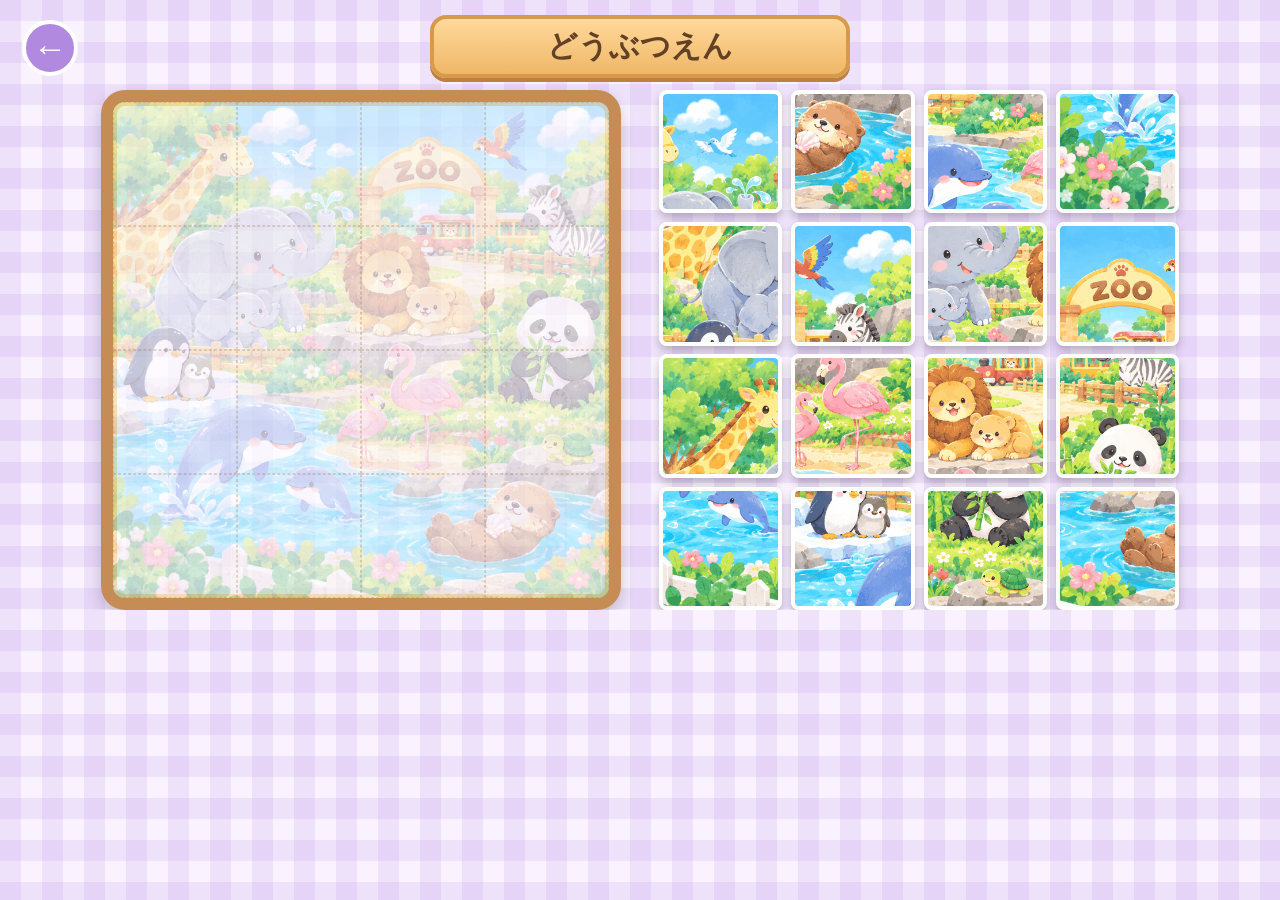
<file: puzzle-hard.html>
<!DOCTYPE html>
<html lang="ja">

<head>

  <meta charset="UTF-8">

  <meta name="viewport"
        content="width=device-width,
        initial-scale=1.0,
        user-scalable=no">

  <title>むずかしいパズル</title>

  <link rel="stylesheet" href="puzzle-hard.css">

</head>

<body>

<main class="game">

  <!-- 戻る -->

  <a href="puzzle-select.html?level=16"
     class="back-button">
    ←
  </a>


  <!-- タイトル -->

  <div class="puzzle-title">
    <span id="puzzleName"></span>
  </div>


  <!-- ゲームエリア -->

  <div class="game-area">

    <!-- パズルを置く場所 -->

    <div
      id="puzzleBoard"
      class="puzzle-board">
    </div>


    <!-- バラバラのピース -->

    <div
      id="pieceArea"
      class="piece-area">
    </div>

  </div>


</main>


<!-- ====================== -->
<!-- 通常完成ポップアップ -->
<!-- ====================== -->

<div
  id="completeModal"
  class="modal hidden">

  <div class="modal-card">

    <div class="stars">
      ⭐ ✨ ⭐
    </div>

    <h2>
      よくできました！
    </h2>

    <img
      id="completeImage"
      class="complete-image"
      alt="完成">

    <div class="modal-buttons">

      <button
        id="nextButton"
        class="next-button">

        つぎへ進む

      </button>


      <button
        class="theme-button"
        onclick="location.href='puzzle-select.html?level=16'">

        テーマを選ぶ

      </button>

    </div>

  </div>

</div>


<!-- ====================== -->
<!-- 全問クリア -->
<!-- ====================== -->


<div
  id="allCompleteModal"
  class="modal hidden">

  <div class="modal-card final-card">

    <!-- お祝い画像 -->
    <img
      src="images/puzzle/all-complete.png"
      class="all-complete-image"
      alt="ぜんぶできたよ！">

    <button
      class="theme-button"
      onclick="location.href='puzzle-select.html?level=16'">

      テーマを選ぶ

    </button>

  </div>

</div>


<script src="puzzle-hard.js"></script>

</body>
</html>
</file>
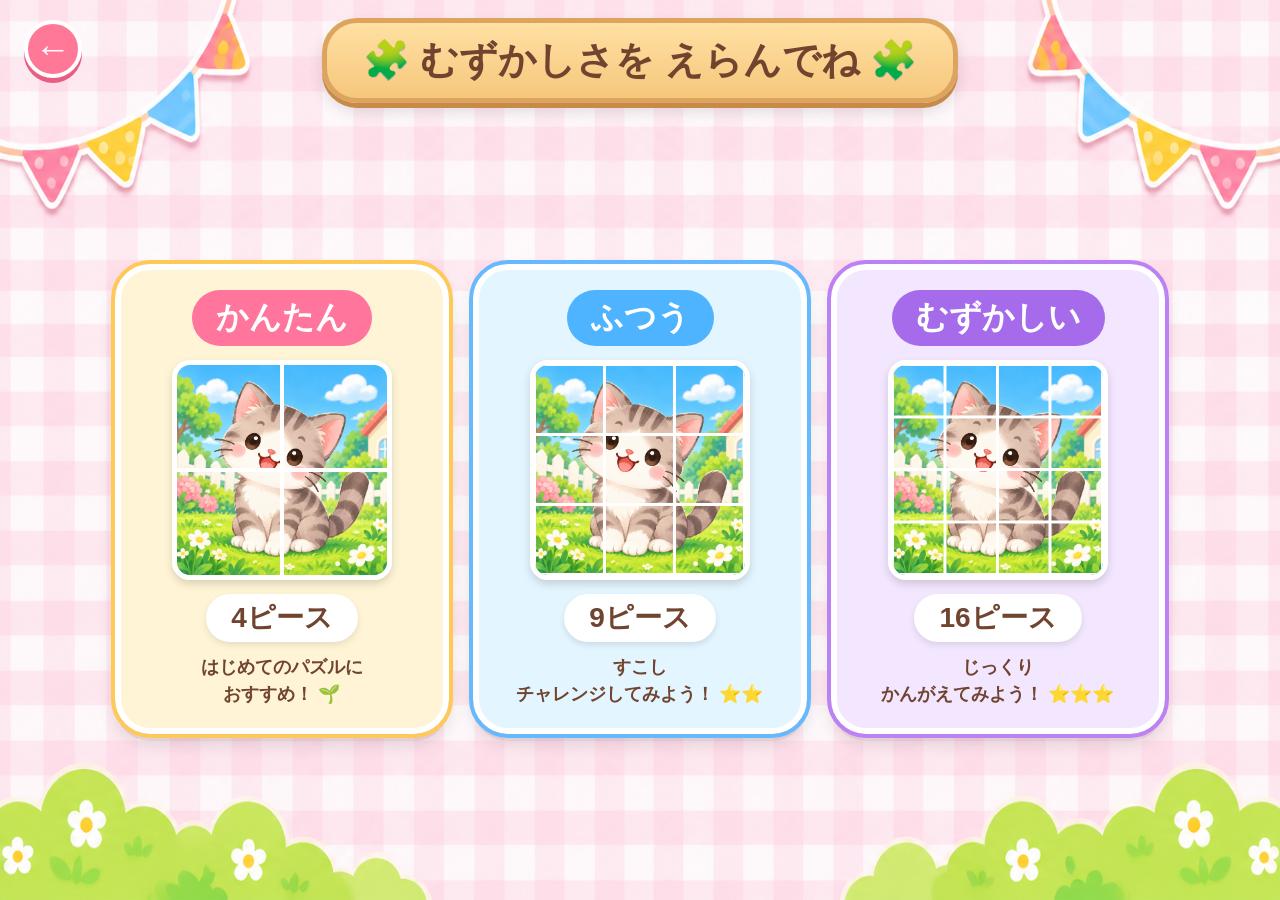
<file: puzzle-level.html>
<!DOCTYPE html>
<html lang="ja">
<head>
  <meta charset="UTF-8">
  <meta name="viewport"
        content="width=device-width, initial-scale=1.0">

  <title>パズルのレベル</title>
  <link rel="stylesheet" href="puzzle-level.css">
</head>

<body>
  <main class="level-page">

    <!-- 戻るボタン -->
    <a href="index.html" class="back-button">←</a>

    <!-- タイトル -->
    <div class="level-title">
      🧩 むずかしさを えらんでね 🧩
    </div>

    <!-- レベル選択 -->
    <div class="level-grid">

      <!-- かんたん -->
      <a href="puzzle-select.html?level=4"
         class="level-card easy">

        <div class="level-name">かんたん</div>

        <div class="puzzle-preview">
          <img src="images/puzzle/animal/cat.png" alt="ねこ">
          <div class="puzzle-lines grid-2"></div>
        </div>

        <div class="piece-count">4ピース</div>
        <p>はじめてのパズルに<br>おすすめ！ 🌱</p>
      </a>

      <!-- ふつう -->
      <a href="puzzle-select.html?level=9"
         class="level-card normal">

        <div class="level-name">ふつう</div>

        <div class="puzzle-preview">
          <img src="images/puzzle/animal/cat.png" alt="ねこ">
          <div class="puzzle-lines grid-3"></div>
        </div>

        <div class="piece-count">9ピース</div>
        <p>すこし<br>チャレンジしてみよう！ ⭐⭐</p>
      </a>

      <!-- むずかしい -->
      <a href="puzzle-select.html?level=16"
         class="level-card hard">

        <div class="level-name">むずかしい</div>

        <div class="puzzle-preview">
          <img src="images/puzzle/animal/cat.png" alt="ねこ">
          <div class="puzzle-lines grid-4"></div>
        </div>

        <div class="piece-count">16ピース</div>
        <p>じっくり<br>かんがえてみよう！ ⭐⭐⭐</p>
      </a>

    </div>
  </main>
</body>
</html>
</file>
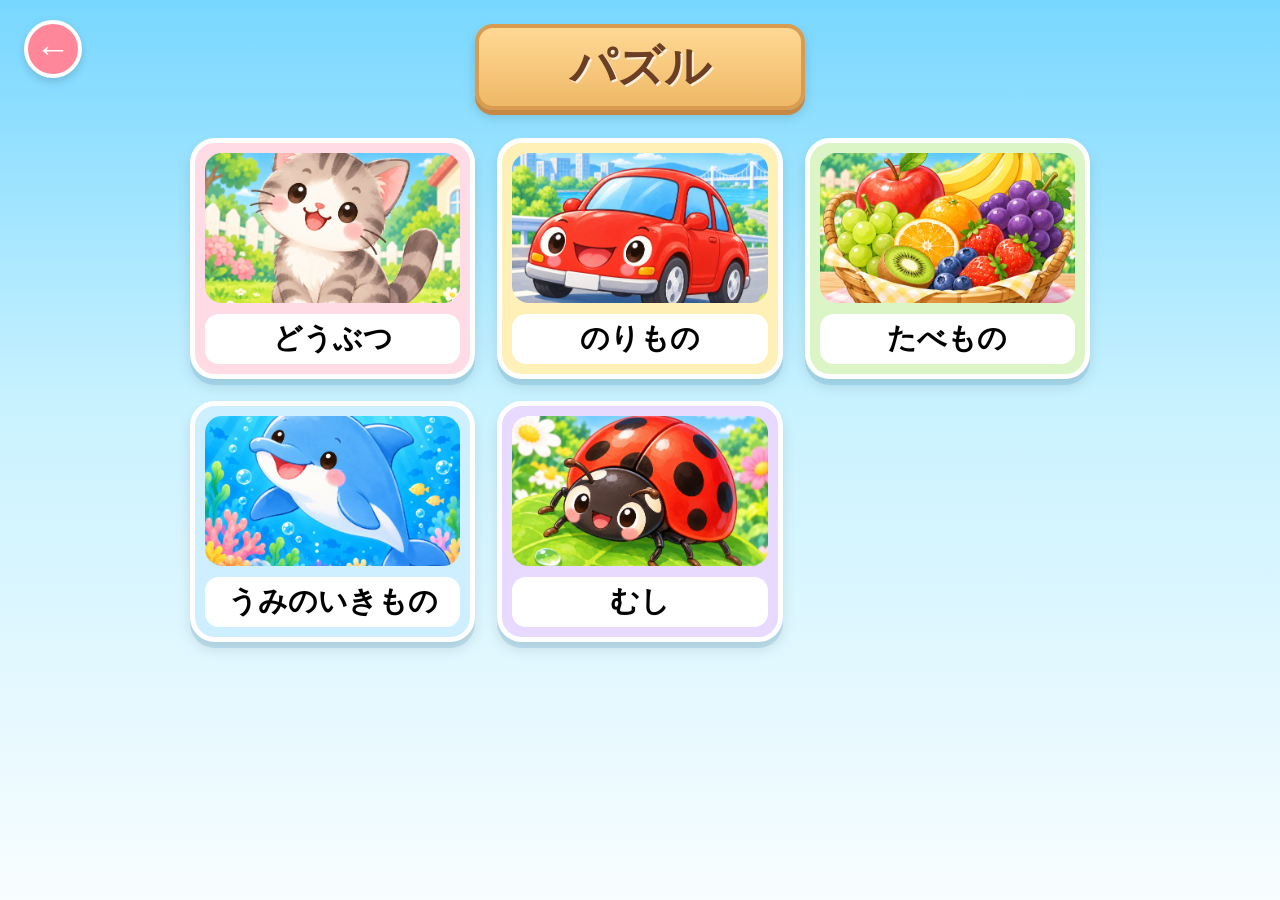
<file: puzzle-select.html>
<!DOCTYPE html>
<html lang="ja">
<head>
  <meta charset="UTF-8">
  <meta name="viewport"
        content="width=device-width, initial-scale=1.0, user-scalable=no">

  <title>パズル</title>

  <link rel="stylesheet" href="puzzle-select.css">
</head>

<body>

  <main class="puzzle-select">

    <!-- 戻る -->
    <a href="puzzle-level.html" class="back-button">←</a>

    <!-- タイトル -->
    <div class="title-board">
      <h1>パズル</h1>
    </div>

    <!-- テーマ -->
    <div class="theme-grid">

      <button class="theme-card animal" data-theme="animal">
        <img src="images/puzzle/animal/cat.png" alt="">
        <span>どうぶつ</span>
      </button>

      <button class="theme-card vehicle" data-theme="vehicle">
        <img src="images/puzzle/vehicle/car.png" alt="">
        <span>のりもの</span>
      </button>

      <button class="theme-card food" data-theme="food">
        <img src="images/puzzle/food/fruits.png" alt="">
        <span>たべもの</span>
      </button>

      <button class="theme-card sea" data-theme="sea">
        <img src="images/puzzle/sea/dolphin.png" alt="">
        <span>うみのいきもの</span>
      </button>

      <button class="theme-card insect" data-theme="insect">
        <img src="images/puzzle/insect/ladybug.png" alt="">
        <span>むし</span>
      </button>

    </div>

  </main>

  <script src="puzzle-select.js"></script>
</body>
</html>
</file>
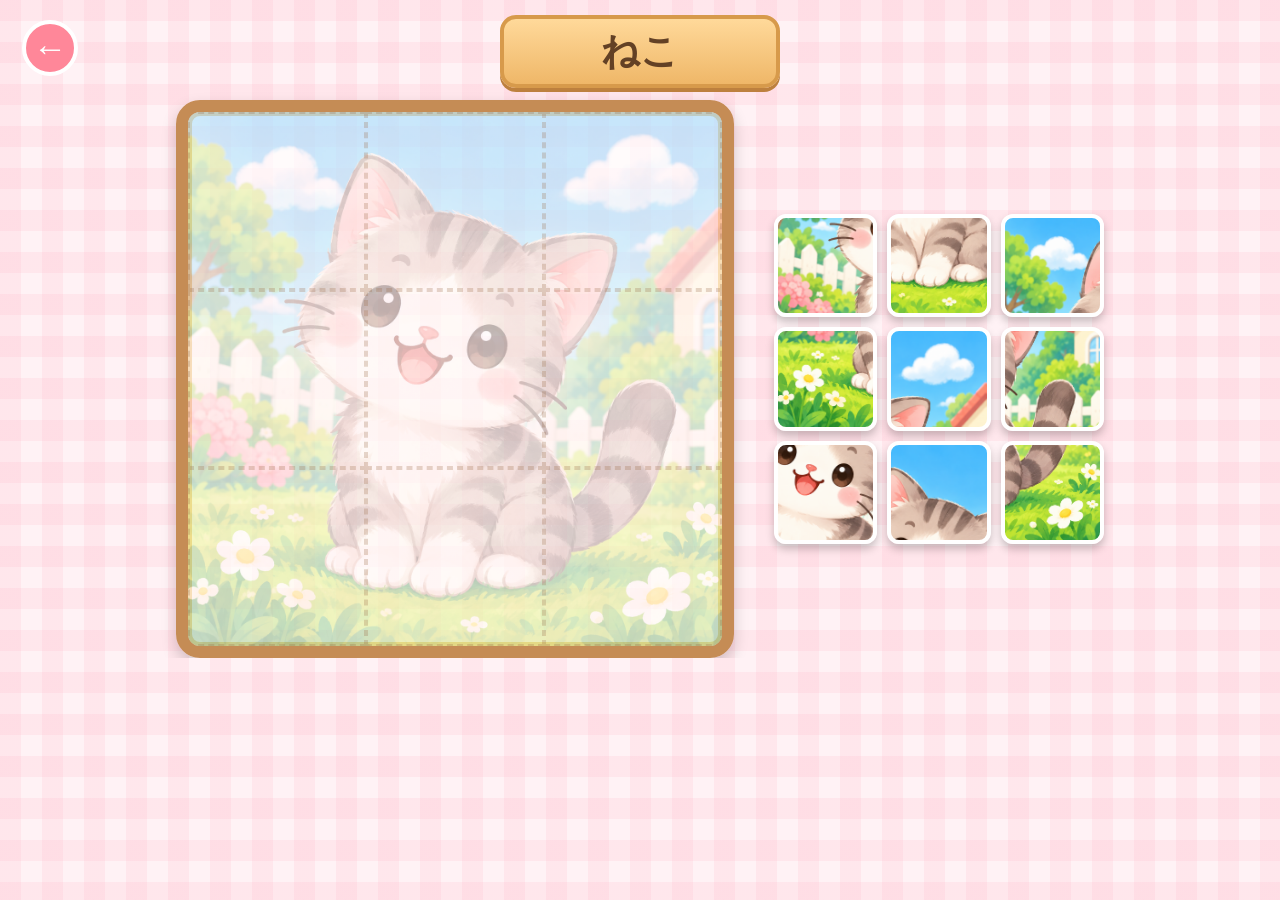
<file: puzzle.html>
<!DOCTYPE html>
<html lang="ja">

<head>

  <meta charset="UTF-8">

  <meta name="viewport"
        content="width=device-width,
        initial-scale=1.0,
        user-scalable=no">

  <title>パズル</title>

  <link rel="stylesheet" href="puzzle.css">

</head>

<body>

<main class="game">

  <!-- 戻る -->

  <a href="puzzle-select.html"
     class="back-button">
    ←
  </a>


  <!-- タイトル -->

  <div class="puzzle-title">
    <span id="puzzleName"></span>
  </div>


  <!-- ゲームエリア -->

  <div class="game-area">

    <!-- パズルを置く場所 -->

    <div
      id="puzzleBoard"
      class="puzzle-board">
    </div>


    <!-- バラバラのピース -->

    <div
      id="pieceArea"
      class="piece-area">
    </div>

  </div>


</main>


<!-- ====================== -->
<!-- 通常完成ポップアップ -->
<!-- ====================== -->

<div
  id="completeModal"
  class="modal hidden">

  <div class="modal-card">

    <div class="stars">
      ⭐ ✨ ⭐
    </div>

    <h2>
      よくできました！
    </h2>

    <img
      id="completeImage"
      class="complete-image"
      alt="完成">

    <div class="modal-buttons">

      <button
        id="nextButton"
        class="next-button">

        つぎへ進む

      </button>


      <button
        class="theme-button"
        >

        テーマを選ぶ

      </button>

    </div>

  </div>

</div>


<!-- ====================== -->
<!-- 全問クリア -->
<!-- ====================== -->


<div
  id="allCompleteModal"
  class="modal hidden">

  <div class="modal-card final-card">

    <!-- お祝い画像 -->
    <img
      src="images/puzzle/all-complete.png"
      class="all-complete-image"
      alt="ぜんぶできたよ！">

    <button
      class="theme-button"
      >

      テーマを選ぶ

    </button>

  </div>

</div>


<script src="puzzle.js"></script>

</body>
</html>
</file>
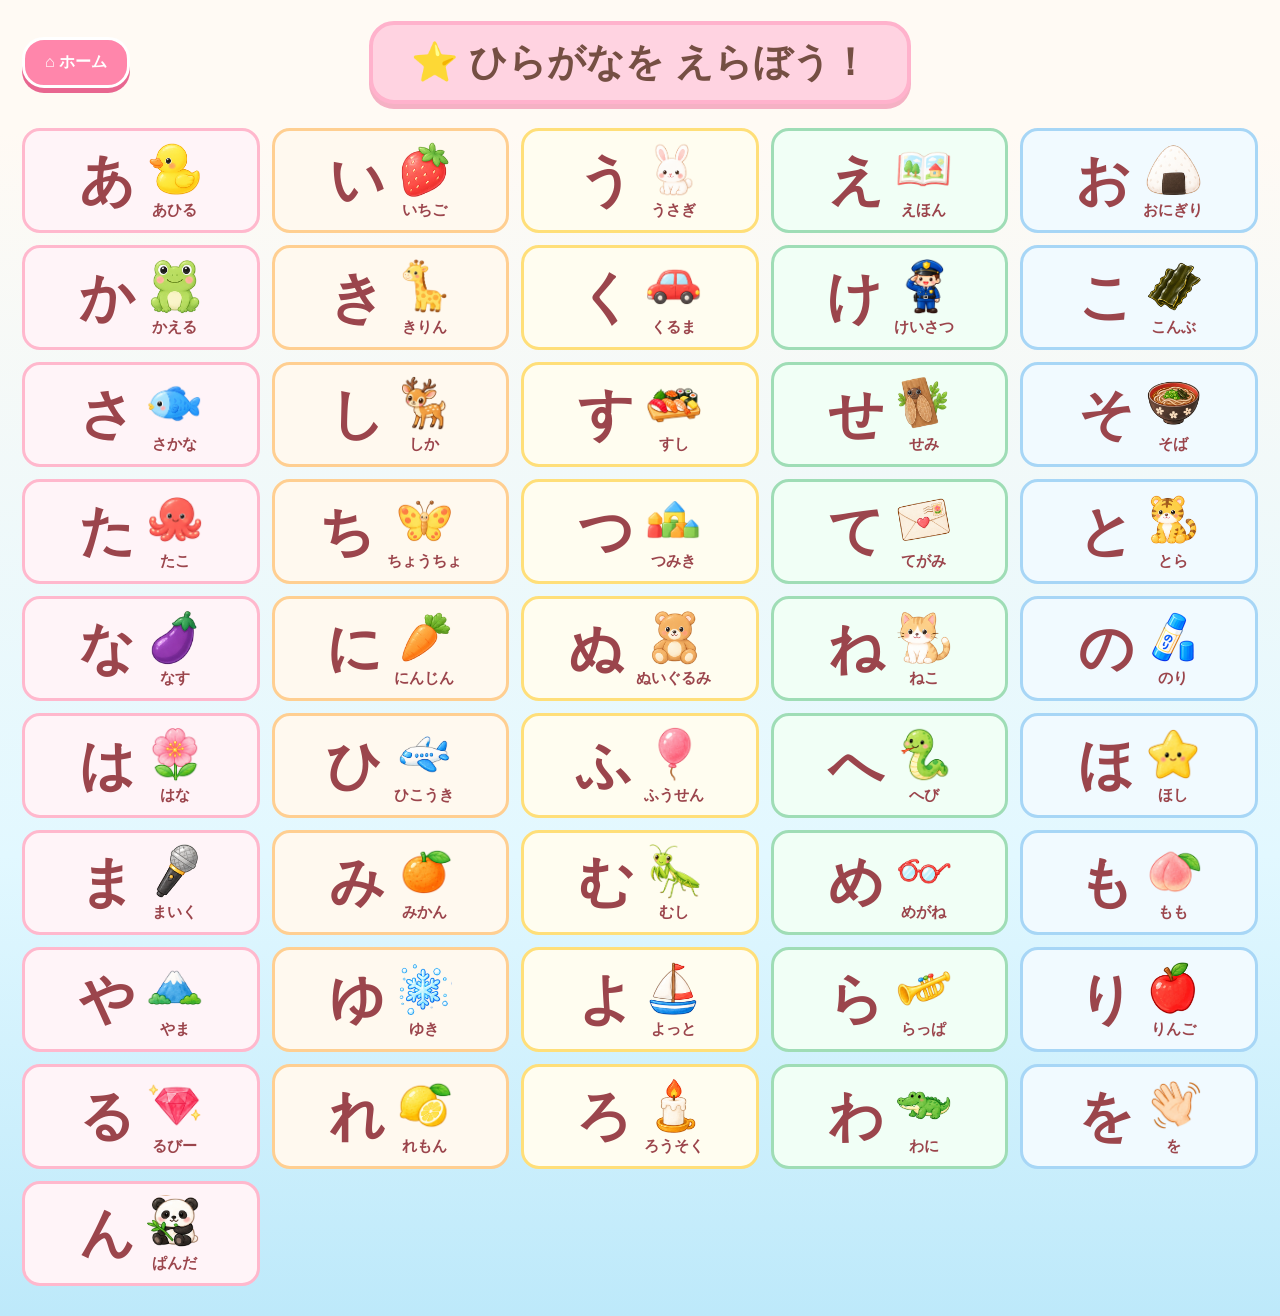
<file: writing-select.html>
<!doctype html>
<html lang="ja">
<head>
  <meta charset="utf-8">
  <meta name="viewport"
        content="width=device-width, initial-scale=1">
  <title>ひらがなをえらぼう</title>
  <link rel="stylesheet" href="writing.css">
</head>
<body>
  <main class="app">
    <header>
      <a class="pill back" href="index.html">
        ⌂ ホーム
      </a>
      <h1>⭐ ひらがなを えらぼう！</h1>
    </header>

    <div class="tiles" id="tiles"></div>
  </main>

  <script src="writing.js"></script>
</body>
</html>
</file>
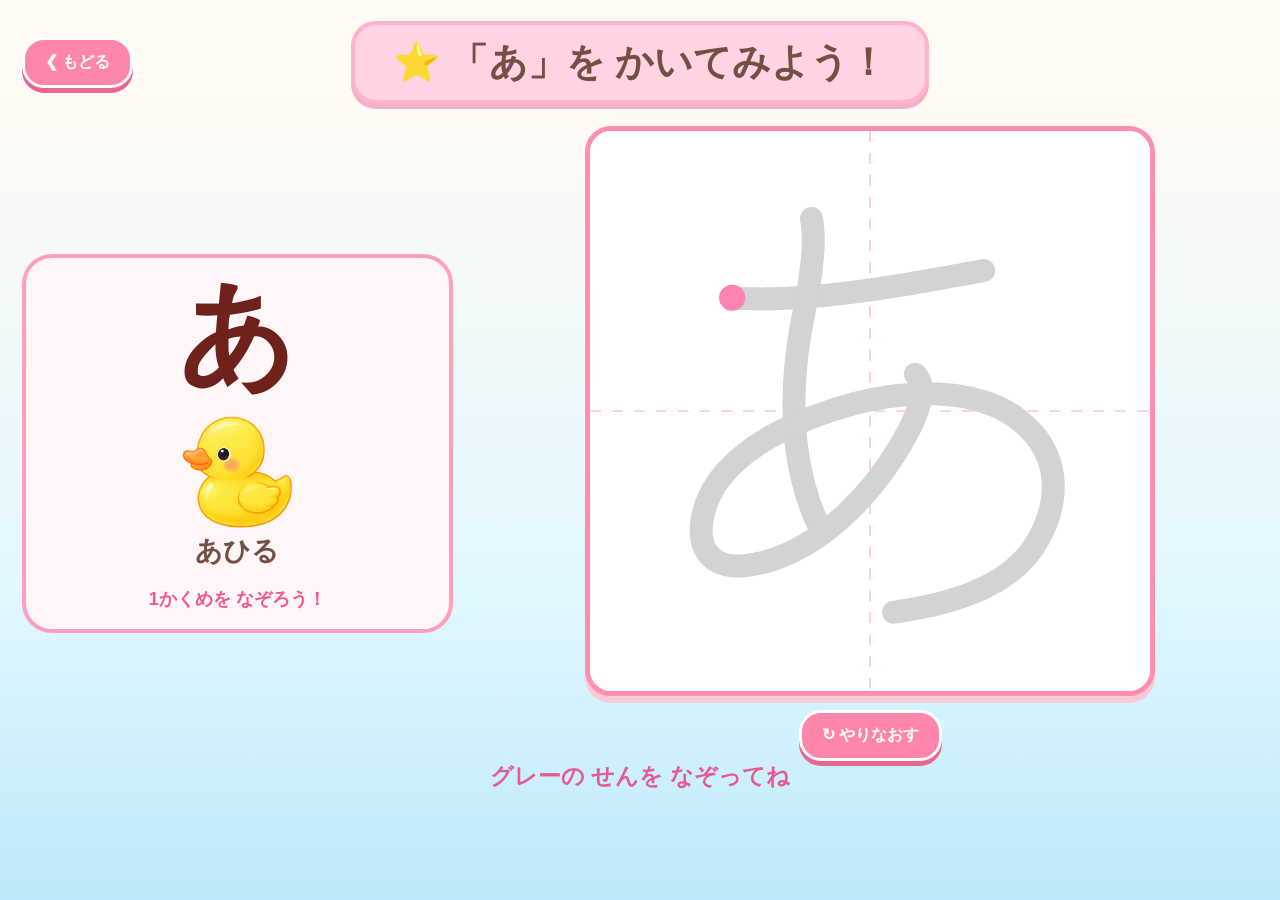
<file: writing.html>
<!doctype html>
<html lang="ja">
<head>
  <meta charset="utf-8">
  <meta name="viewport"
        content="width=device-width, initial-scale=1, viewport-fit=cover">
  <title>ひらがなを かいてみよう</title>
  <link rel="stylesheet" href="writing.css">
</head>
<body>
  <main class="app">
    <header>
      <a class="pill back" href="writing-select.html">
        ❮ もどる
      </a>
      <h1>
        ⭐ 「<span id="titleKana">あ</span>」を かいてみよう！
      </h1>
    </header>

    <section class="content">
      <aside class="sample">
        <div class="sample-kana" id="sampleKana">あ</div>
        <img class="picture" id="picture" alt="">
        <div id="word">あひる</div>
        <p id="step">1かくめを なぞろう！</p>
      </aside>

      <div class="practice">
        <svg id="board"
             viewBox="0 0 1024 1024"
             aria-label="ひらがなを書く場所">

          <rect width="1024" height="1024"
                rx="22" fill="#fff"/>

      <path d="M512 0V1024 M0 512H1024"
            stroke="#ffc3d4"
            stroke-width="3"
            stroke-dasharray="20 20"/>
          <g id="guide"></g>
          <g id="ink"></g>

          <path id="current"
                fill="none"
                stroke="#f65d92"
                stroke-width="17"
                stroke-linecap="round"
                stroke-linejoin="round"
                opacity=".7"/>
        </svg>

        <div class="actions">
          <button id="reset">↻ やりなおす</button>
          <button id="next" hidden>つぎの もじ →</button>
        </div>
      </div>
    </section>

    <div class="status" id="status" role="status"></div>
  </main>

  <script src="writing.js"></script>
</body>
</html>
</file>
<file: style.css>
/* ================================
   基本設定
================================ */

* {
  box-sizing: border-box;
  -webkit-tap-highlight-color: transparent;
}

html,
body {
  margin: 0;
  padding: 0;
  width: 100%;
  height: 100%;
}

body {
  font-family:
    "Hiragino Maru Gothic ProN",
    "Hiragino Kaku Gothic ProN",
    "Yu Gothic",
    sans-serif;

  overflow: hidden;
  background: #fffaf2;
}


/* ================================
   アプリ全体
================================ */

.app {
  position: relative;

  width: 100vw;
  height: 100dvh;


  background-image: url("images/background.webp");
  background-repeat: no-repeat;
  background-position: center;
  background-size: contain;

  display: flex;
  flex-direction: column;

  padding:
    max(12px, env(safe-area-inset-top))
    max(18px, env(safe-area-inset-right))
    max(10px, env(safe-area-inset-bottom))
    max(18px, env(safe-area-inset-left));
}


/* ================================
   上部
================================ */

.top-area {
  position: relative;

  height: 22%;

  display: flex;
  align-items: flex-start;
  justify-content: space-between;
}


/* 丸ボタン */

.circle-button {
  width: clamp(65px, 7vw, 95px);
  aspect-ratio: 1;

  border-radius: 28%;
  border: 4px solid rgba(255, 255, 255, 0.8);

  background: linear-gradient(
    145deg,
    #ff9bb1,
    #ff7699
  );

  color: white;

  font-size: clamp(24px, 3vw, 42px);

  box-shadow:
    0 5px 0 #dc7992,
    0 8px 15px rgba(0, 0, 0, 0.12);

  cursor: pointer;

  display: flex;
  flex-direction: column;
  align-items: center;
  justify-content: center;

  transition: 0.15s;
}

.circle-button span {
  margin-top: 2px;
  font-size: clamp(11px, 1.2vw, 16px);
  font-weight: bold;
}


/* ウェルカム */

.welcome-box {
  position: absolute;
  left: 50%;
  top: 0;

  transform: translateX(-50%);

  width: min(52vw, 760px);

  min-height: 95px;

  padding: 14px 40px;

  border: 4px solid #ffb9c8;
  border-radius: 24px;

  background:
    linear-gradient(
      180deg,
      #ffd7e2,
      #ffc3d3
    );

  box-shadow:
    0 6px 0 rgba(234, 157, 179, 0.45);

  display: flex;
  align-items: center;
  justify-content: center;

  text-align: center;

  color: #765544;
}

.welcome-box::before {
  content: "";

  position: absolute;
  inset: 8px;

  border: 2px dashed rgba(255, 255, 255, 0.7);
  border-radius: 17px;

  pointer-events: none;
}

.star {
  font-size: clamp(40px, 4vw, 65px);
  margin-right: 20px;

  transform: rotate(-10deg);
}

.welcome-small {
  margin: 0 0 3px;

  font-size: clamp(18px, 2vw, 30px);
  font-weight: bold;
}

.welcome-box h1 {
  margin: 0;

  font-size: clamp(20px, 2.4vw, 36px);
}


/* 音ボタン */

.sound-button {
  border: 4px solid white;
  border-radius: 25px;

  padding: 12px 26px;

  background: linear-gradient(
    #ffc65b,
    #ffad38
  );

  color: white;

  font-size: clamp(18px, 2vw, 28px);
  font-weight: bold;

  box-shadow:
    0 5px 0 #e39a27,
    0 8px 15px rgba(0, 0, 0, 0.12);

  cursor: pointer;

  transition: 0.15s;
}


/* ================================
   メニュー
================================ */

.menu-area {
  flex: 1;

  display: grid;

  grid-template-columns: repeat(5, minmax(120px, 1fr));

  gap: clamp(10px, 1.4vw, 24px);

  align-items: center;

  width: 80%;
  margin: 0 auto;
}


/* カード */

.menu-card {
  position: relative;

  height: min(43vh, 430px);

  border-radius: 30px;

  border: 3px solid rgba(255, 255, 255, 0.85);

  padding: 36px 12px 12px;

  cursor: pointer;

  box-shadow:
    0 7px 0 rgba(0, 0, 0, 0.08),
    0 12px 20px rgba(0, 0, 0, 0.09);

  display: flex;
  flex-direction: column;
  align-items: center;

  transition:
    transform 0.15s ease,
    filter 0.15s ease;
}

.menu-card:hover {
  transform: translateY(-6px);
}

.menu-card:active {
  transform: translateY(4px) scale(0.98);
}


/* カード上の丸 */

.card-icon {
  position: absolute;

  top: -40px;
  left: 20px;

  width: clamp(62px, 6vw, 88px);
  aspect-ratio: 1;

  border-radius: 50%;

  display: flex;
  align-items: center;
  justify-content: center;

  font-size: clamp(35px, 4vw, 55px);
  font-weight: bold;

  color: white;

  border: 4px solid rgba(255, 255, 255, 0.9);

  box-shadow: 0 4px 8px rgba(0, 0, 0, 0.12);
}


/* 動物 */

.animal {
  position: absolute;
  top: 0;
  right: 10px;
  transform: translateY(-72%);
  z-index: 2;
}

.animal img {
  width: clamp(70px, 6.5vw, 105px);
  height: auto;
  display: block;
}


/* タイトル */

.menu-card h2 {
  margin: 20px 0 14px;

  font-size: clamp(18px, 2vw, 30px);

  color: #6d594e;

  text-shadow:
    2px 2px 0 white,
    -2px -2px 0 white;
}

.menu-card > p {
  margin-top: auto;
  margin-bottom: 0;

  width: 100%;

  padding: 7px;

  border-radius: 12px;

  color: white;
  font-size: clamp(10px, 1vw, 15px);
  font-weight: bold;

  text-align: center;
}


/* ================================
   アイウエオ
================================ */

.hiragana-card {
  background: rgba(255, 232, 237, 0.95);
  border-color: #ffaabb;
}

.hiragana-card .card-icon {
  background: #ff799a;
}

.hiragana-card h2 {
  color: #f46f8c;
}

.hiragana-card > p {
  background: #ff91a9;
}

.hiragana-preview {
  display: grid;
  grid-template-columns: repeat(3, 1fr);
  gap: 4px;
  width: 100%;
}

.hiragana-preview span {
  padding: 2px 2px;
  background: white;
  border: 2px solid #ffb9c6;
  border-radius: 9px;
  color: #f4728c;
  font-weight: bold;
  font-size: clamp(12px, 1.3vw, 20px);
}


/* ================================
   ABC
================================ */

.abc-card {
  background: rgba(255, 247, 222, 0.96);
  border-color: #ffc95d;
}

.abc-card .card-icon {
  background: #ffbd43;
}

.abc-card h2 {
  color: #efa93a;
}

.abc-card > p {
  background: #ffc453;
}

.abc-preview {
  display: flex;
  justify-content: center;

  width: 100%;
}

.abc-preview span {
  flex: 1;

  margin: 1px;

  padding: 12px 2px;

  background: white;

  border: 2px solid #ffc75d;
  border-radius: 9px;

  font-size: clamp(11px, 1.3vw, 20px);
  color: #e79d23;
}


/* ================================
   パズル
================================ */

.puzzle-card {
  background: rgba(236, 250, 229, 0.96);
  border-color: #9ccf79;
}

.puzzle-card .card-icon {
  background: #8ec96b;
}

.puzzle-card h2 {
  color: #70ae4c;
}

.puzzle-card > p {
  background: #91c966;
}

.puzzle-preview {
  position: relative;

  width: 85%;
  aspect-ratio: 1.2;

  border-radius: 16px;

  background:
    linear-gradient(
      90deg,
      rgba(255,255,255,.5) 50%,
      transparent 50%
    ),
    linear-gradient(
      rgba(255,255,255,.5) 50%,
      transparent 50%
    );

  background-size: 50% 50%;

  display: flex;
  align-items: center;
  justify-content: center;

  font-size: clamp(55px, 6vw, 95px);
}

.piece {
  position: absolute;
  bottom: -10px;
  right: -5px;

  font-size: clamp(28px, 3vw, 50px);
}



/* =========================
   ぬりえカード
========================= */

.coloring-card {
  border-color: #8fcceb;
  background: #f1fbff;
}


/* タイトル */
.coloring-card h2 {
  color: #368fc7;
}


/* 上の丸アイコン */
.coloring-card .card-icon {
  background: #55afe0;
}

.coloring-card > p {
  background: #67acd2;
}


/* =========================
   ぬりえプレビュー
========================= */

.coloring-preview {
  position: relative;

  width: 85%;
  aspect-ratio: 1.4;

  margin: 0 auto;

  background: #fffdf8;

  border: 2px solid #b9dceb;
  border-radius: 12px;

  display: flex;
  justify-content: center;
  align-items: center;

  overflow: hidden;
}


/* いるかの線画 */
.coloring-image {
  width: 75%;
  height: 75%;

  object-fit: contain;
}


/* =========================
   クレヨン
========================= */

.crayons {
  position: absolute;

  left: 5px;
  bottom: 5px;

  display: flex;
  align-items: flex-end;
  gap: 2px;

  z-index: 2;
}


/* パレット */
.palette-img {
  width: clamp(25px, 3vw, 45px);
  height: auto;

  object-fit: contain;

  transform: rotate(-10deg);
}


/* クレヨン */
.crayon-img {
  width: clamp(18px, 2vw, 30px);
  height: auto;

  object-fit: contain;

  transform: rotate(12deg);
}

/* ================================
   書いてみよう
================================ */

.write-card {
  background: rgba(245, 235, 252, 0.96);
  border-color: #b999d1;
}

.write-card .card-icon {
  background: #9d70bd;
}

.write-card h2 {
  color: #8b67aa;
}

.write-card > p {
  background: #af83c7;
}

.write-preview {
  position: relative;

  width: 90%;
  aspect-ratio: 2/1;

  border:
    2px dashed
    rgba(171, 126, 190, 0.5);

  background:
    linear-gradient(
      to right,
      transparent 49%,
      rgba(176, 134, 194, .25) 50%,
      transparent 51%
    ),
    linear-gradient(
      to bottom,
      transparent 49%,
      rgba(176, 134, 194, .25) 50%,
      transparent 51%
    ),
    rgba(255, 255, 255, 0.8);

  border-radius: 14px;

  display: flex;
  justify-content: center;
  align-items: center;

  font-size: clamp(40px, 5vw, 80px);

  color: rgba(140, 105, 150, 0.45);
}

.write-preview span {
  position: absolute;

  right: -10px;
  bottom: -10px;

  font-size: clamp(25px, 3vw, 50px);
}


/* ================================
   下
================================ */

.bottom-area {
  height: 14%;

  display: flex;
  align-items: flex-end;
  justify-content: space-between;
}

.bottom-button {
  min-width: 160px;

  padding: 12px 24px;

  border: 4px solid white;
  border-radius: 24px;

  background: #ff8da9;

  color: white;

  font-size: clamp(15px, 1.7vw, 24px);
  font-weight: bold;

  box-shadow:
    0 5px 0 #d97491,
    0 8px 15px rgba(0, 0, 0, 0.1);

  cursor: pointer;
}


/* ================================
   ボタン共通
================================ */

button {
  font-family: inherit;
}

button:active {
  box-shadow: none;
}


/* ================================
   縦向き表示
================================ */

.rotate-message {
  display: none;
}


/* スマホ縦向きなら画面を隠す */

@media (orientation: portrait) {

  .app {
    display: none;
  }

  .rotate-message {
    position: fixed;
    inset: 0;

    display: flex;
    align-items: center;
    justify-content: center;

    background: #fff5f8;

    text-align: center;

    color: #e67c98;

    font-size: 24px;
  }

  .rotate-message p {
    font-size: 60px;
    margin: 0 0 15px;
  }
}


/* ================================
   小さめ端末
================================ */

@media (max-height: 500px) {

  .welcome-box {
    min-height: 70px;
    padding: 8px 30px;
  }

  .top-area {
    height: 22%;
  }

  .menu-card {
    height: 45vh;
    padding-top: 25px;
    position: relative;
  }

  .card-icon {
    top: -28px;
  }

  .animal {
  position: absolute;
  /* カード上辺に配置 */
  top: 0;
  right: 10px;
   /* 自分の高さ分、上へずらす */
  transform: translateY(-72%);

  z-index: 2;
}

.animal img {
  width: clamp(70px, 6.5vw, 105px);
  height: auto;
  display: block;
}

}

/* ================================
   スマホ横向き対応
================================ */

@media (orientation: landscape) and (max-height: 500px) {

  .app {
    width: 100%;
    height: 100dvh;

    padding:
      max(6px, env(safe-area-inset-top))
      max(10px, env(safe-area-inset-right))
      max(6px, env(safe-area-inset-bottom))
      max(10px, env(safe-area-inset-left));
  }

  /* 上部 */
  .top-area {
    height: 20%;
  }

  /* 設定 */
  .circle-button {
    width: clamp(48px, 7vw, 65px);
    border-width: 3px;
    font-size: clamp(18px, 3vw, 28px);
  }

  .circle-button span {
    font-size: clamp(9px, 1.4vw, 12px);
  }

  /* ようこそ */
  .welcome-box {
    width: 52%;
    min-height: 55px;
    padding: 5px 15px;
    border-width: 3px;
    border-radius: 16px;
  }

  .star {
    font-size: clamp(24px, 4vw, 36px);
    margin-right: 8px;
  }

  .welcome-small {
    font-size: clamp(12px, 2vw, 18px);
  }

  .welcome-box h1 {
    font-size: clamp(13px, 2.3vw, 20px);
    white-space: nowrap;
  }

  /* 音 */
  .sound-button {
    padding: 7px 14px;
    border-width: 3px;
    border-radius: 16px;
    font-size: clamp(13px, 2vw, 19px);
  }

  /* 5枚のカード */
  .menu-area {
    width: 86%;
    grid-template-columns: repeat(5, minmax(0, 1fr));
    gap: clamp(5px, 1vw, 10px);
  }

  .menu-card {
    width: 100%;
    min-width: 0;

    height: 44vh;
    padding: 22px 4px 5px;

    border-radius: 18px;
    overflow: visible;
  }

  /* 丸アイコン */
  .card-icon {
    top: -22px;
    left: 8px;

    width: clamp(45px, 6vw, 60px);
    font-size: clamp(24px, 4vw, 36px);

    border-width: 3px;
  }

  /* 動物 */
  .animal {
    right: 3px;
  }

  .animal img {
    width: clamp(45px, 6.5vw, 65px);
  }

  /* カードタイトル */
  .menu-card h2 {
    margin: 16px 0 7px;
    font-size: clamp(13px, 2vw, 20px);
  }

  /* カード下の説明 */
  .menu-card > p {
    padding: 4px 2px;
    border-radius: 8px;

    font-size: clamp(8px, 1.2vw, 11px);
    line-height: 1.3;
  }

  /* あいうえお */
  .hiragana-preview span {
    font-size: clamp(9px, 1.3vw, 13px);
  }

  /* ABC */
  .abc-preview span {
    padding: 5px 1px;
    font-size: clamp(9px, 1.3vw, 13px);
  }

  /* パズル */
  .puzzle-preview {
    width: 75%;
    font-size: clamp(35px, 6vw, 55px);
  }

  .piece {
    font-size: clamp(20px, 3vw, 30px);
  }

  /* ぬりえ */
  .coloring-preview {
    width: 78%;
  }

  /* 書いてみよう */
  .write-preview {
    width: 82%;
    font-size: clamp(28px, 5vw, 45px);
  }

  .write-preview span {
    font-size: clamp(18px, 3vw, 28px);
  }

  /* 下部 */
  .bottom-area {
    height: 12%;
  }

  .bottom-button {
    min-width: 110px;
    padding: 6px 12px;

    border-width: 3px;
    border-radius: 16px;

    font-size: clamp(11px, 1.7vw, 16px);
  }
}
/* ===== iPhone横向き：カード内の崩れ防止 ===== */

.menu-card h2 {
  width: 100%;
  margin: 18px 0 6px;

  font-size: clamp(11px, 1.55vw, 17px);
  line-height: 1.1;

  text-align: center;
  white-space: nowrap;
}

/* カード下の説明 */
.menu-card > p {
  width: 100%;
  padding: 4px 2px;

  font-size: clamp(7px, 1.05vw, 10px);
  line-height: 1.2;

  white-space: normal;
}

/* あいうえおのマス */
.hiragana-preview {
  gap: 2px;
}

.hiragana-preview span {
  padding: 1px;
  font-size: clamp(8px, 1.1vw, 12px);
}

/* ABCのマス */
.abc-preview span {
  padding: 4px 1px;
  font-size: clamp(8px, 1.1vw, 12px);
}

/* プレビューを少しコンパクトに */
.puzzle-preview,
.coloring-preview {
  width: 72%;
}

.write-preview {
  width: 78%;
}
</file>
<file: coloring-select.css>
* { box-sizing: border-box; -webkit-tap-highlight-color: transparent; }
html, body { margin: 0; width: 100%; height: 100%; }
body {
  font-family: "Hiragino Maru Gothic ProN", "Hiragino Kaku Gothic ProN", "Yu Gothic", sans-serif;
  overflow: hidden;
  background: #eaf8ff;
}
button { font-family: inherit; }

.coloring-select-app {
  width: 100vw;
  height: 100dvh;
  min-width: 650px;
  padding: max(10px, env(safe-area-inset-top)) max(16px, env(safe-area-inset-right)) max(8px, env(safe-area-inset-bottom)) max(16px, env(safe-area-inset-left));
  background-image: linear-gradient(rgba(255,255,255,.05), rgba(255,255,255,.05)), url("images/background.webp");
  background-position: center;
  background-repeat: no-repeat;
  background-size: cover;
  display: flex;
  flex-direction: column;
}

.select-header { position: relative; height: 20%; min-height: 105px; }
.home-button {
  position: absolute; left: 2.5%; top: 2%;
  min-width: clamp(135px, 17vw, 230px);
  padding: clamp(8px, 1vw, 14px) clamp(14px, 2vw, 26px);
  border: 4px solid rgba(255,255,255,.9); border-radius: 28px;
  background: rgba(255,252,241,.96); color: #694a3c;
  font-size: clamp(18px, 2vw, 30px); font-weight: 800;
  box-shadow: 0 5px 0 rgba(129,177,195,.35), 0 8px 15px rgba(0,0,0,.08);
  cursor: pointer;
}
.home-button:active { transform: translateY(4px); box-shadow: none; }

.title-area { text-align: center; color: #624739; }
.title-area h1 {
  display: inline-block; margin: 0; padding: 7px 45px 10px;
  background: rgba(255,255,255,.92); border-radius: 50px;
  font-size: clamp(30px, 4vw, 58px); line-height: 1;
  box-shadow: 0 5px 0 rgba(129,177,195,.18);
  display: inline-flex;
  align-items: center;
  justify-content: center;
  gap: clamp(8px, 1vw, 16px);
}
.title-area p { margin: 10px 0 0; font-size: clamp(18px, 2.2vw, 34px); font-weight: 800; letter-spacing: .08em; }


.title-crayon {
  width: clamp(38px, 4vw, 62px);
  height: auto;
  object-fit: contain;

  /* 少し斜めにしたい場合 */
  transform: rotate(-12deg);
}
.sun { position: absolute; right: 5%; top: 0; font-size: clamp(45px, 6vw, 90px); }

.gallery-wrap { flex: 1; position: relative; display: flex; align-items: center; justify-content: center; min-height: 0; }
.gallery {
  width: 86%; height: 100%;
  display: grid; grid-template-columns: repeat(5, 1fr); grid-template-rows: repeat(3, 1fr);
  gap: clamp(8px, 1vw, 16px);
}
.coloring-choice {
  position: relative; overflow: hidden; border: 3px solid rgba(255,255,255,.9); border-radius: 22px;
  padding: 0; background: var(--card-color); cursor: pointer;
  box-shadow: 0 5px 0 rgba(0,0,0,.07), 0 8px 14px rgba(0,0,0,.07);
  transition: transform .15s ease, filter .15s ease;
  display: flex; flex-direction: column;
}
.coloring-choice:hover { transform: translateY(-4px); filter: brightness(1.02); }
.coloring-choice:active { transform: translateY(3px) scale(.98); box-shadow: none; }
.picture-box {
  flex: 1; min-height: 0; margin: 0; background: rgba(255,255,255,.96);
  display: flex; align-items: center; justify-content: center;
  border-radius: 18px 18px 10px 10px;
}
.picture-box img { width: 78%; height: 88%; object-fit: contain; display: block; }
.choice-name { padding: 4px 4px 6px; font-size: clamp(14px, 1.55vw, 25px); font-weight: 800; color: #2f2926; line-height: 1.1; }

/* 画像が入る白い枠 */
.coloring-choice-image {
  width: 100%;
  height: 80%;
  
  display: flex;
  align-items: center;
  justify-content: center;

  overflow: hidden;
  background: white;
  border-radius: 16px;
}

/* ぬりえ画像 */
.coloring-choice-image img {
  width: 100%;
  height: 100%;

  object-fit: contain;

  display: block;
}

.page-button {
  position: absolute; z-index: 3; top: 50%; transform: translateY(-50%);
  width: clamp(48px, 5vw, 72px); aspect-ratio: 1; border-radius: 50%;
  border: 5px solid white; background: #55b9ef; color: white;
  font-size: clamp(42px, 5vw, 70px); line-height: .7; font-weight: 700;
  box-shadow: 0 4px 0 #3695c8; cursor: pointer;
}
.page-button:active { transform: translateY(calc(-50% + 4px)); box-shadow: none; }
.page-button:disabled { opacity: .3; cursor: default; }
.prev { left: 0; } .next { right: 0; }

.page-dots { height: 6%; min-height: 28px; display: flex; align-items: center; justify-content: center; gap: 12px; }
.dot { width: clamp(12px, 1.5vw, 22px); aspect-ratio: 1; border-radius: 50%; background: rgba(110,110,110,.28); }
.dot.active { background: #329ce2; }
.rotate-message { display: none; }

@media (max-height: 600px) {
  .select-header { height: 18%; min-height: 82px; }
  .title-area h1 { font-size: clamp(25px, 3.5vw, 45px); padding: 5px 36px 7px; }
  .title-area p { margin-top: 5px; font-size: clamp(16px, 1.8vw, 25px); }
  .gallery { width: 88%; gap: 7px 10px; }
  .choice-name { padding: 2px 3px 4px; }
  .page-dots { height: 5%; }
}
@media (orientation: portrait) {
  .coloring-select-app { display: none; }
  .rotate-message { position: fixed; inset: 0; display: flex; align-items: center; justify-content: center; background: #fff5f8; text-align: center; color: #e67c98; font-size: 24px; }
  .rotate-message p { font-size: 60px; margin: 0 0 15px; }
}
</file>
<file: coloring.css>
/* =========================
   基本
========================= */

* {
  box-sizing: border-box;
  -webkit-tap-highlight-color: transparent;
}


html,
body {

  margin: 0;

  width: 100%;
  height: 100%;

}


body {

  font-family:
    "Hiragino Maru Gothic ProN",
    "Hiragino Kaku Gothic ProN",
    "Yu Gothic",
    sans-serif;

  overflow: hidden;

  background: #eaf8ff;

}


button {
  font-family: inherit;
}



/* =========================
   アプリ
========================= */

.coloring-app {

  width: 100vw;
  height: 100dvh;

  min-width: 650px;

  padding:
    max(10px, env(safe-area-inset-top))
    max(16px, env(safe-area-inset-right))
    max(10px, env(safe-area-inset-bottom))
    max(16px, env(safe-area-inset-left));


  background-image:
    url("images/background.webp");

  background-size: cover;

  background-position: center;

  background-repeat: no-repeat;


  display: flex;

  flex-direction: column;

}



/* =========================
   ヘッダー
========================= */

.coloring-header {

  height: 16%;

  min-height: 90px;

  position: relative;

  display: flex;

  align-items: flex-start;

  justify-content: space-between;

}



.back-button,
.clear-button {

  border: 4px solid white;

  border-radius: 24px;

  padding:
    clamp(8px, 1vw, 14px)
    clamp(15px, 2vw, 28px);

  font-size:
    clamp(15px, 1.6vw, 24px);

  font-weight: bold;

  color: white;

  cursor: pointer;

}


.back-button {

  background: #70c5ef;

  box-shadow:
    0 5px 0 #469ac5;

}


.clear-button {

  background: #ff92aa;

  box-shadow:
    0 5px 0 #d96f88;

}



.back-button:active,
.clear-button:active {

  transform: translateY(4px);

  box-shadow: none;

}



/* =========================
   タイトル
========================= */

.coloring-title {

  position: absolute;

  left: 50%;

  transform:
    translateX(-50%);


  display: inline-flex;

  align-items: center;

  gap: 10px;


  padding:
    7px
    32px;


  background:
    rgba(255, 255, 255, 0.94);


  border-radius: 40px;


  box-shadow:
    0 5px 0
    rgba(129, 177, 195, 0.2);

}


.coloring-title img {

  width:
    clamp(35px, 4vw, 60px);

  height: auto;

  transform:
    rotate(-12deg);

}


.coloring-title h1 {

  margin: 0;

  color: #65483c;

  font-size:
    clamp(28px, 3.5vw, 52px);

}



/* =========================
   メイン
========================= */

.coloring-main {

  flex: 1;

  min-height: 0;


  display: flex;

  gap:
    clamp(12px, 2vw, 30px);


  width: 92%;

  margin: 0 auto;

}



/* =========================
   左ツール
========================= */

.tool-panel {

  width: 20%;

  min-width: 150px;


  padding:
    clamp(10px, 1.5vw, 22px);


  background:
    rgba(255, 252, 241, 0.96);


  border:
    4px solid white;


  border-radius:
    28px;


  box-shadow:
    0 7px 15px
    rgba(0, 0, 0, 0.1);


  overflow: auto;

}


.tool-panel h2 {

  margin:
    0 0 10px;


  text-align: center;


  color: #76584a;


  font-size:
    clamp(16px, 1.8vw, 27px);

}



/* =========================
   色
========================= */

.color-palette {

  display: grid;

  grid-template-columns:
    repeat(3, 1fr);

  gap:
    clamp(6px, 1vw, 12px);

}


.color-button {

  width: 100%;

  aspect-ratio: 1;

  border-radius: 50%;

  border:
    4px solid white;


  background:
    var(--color);


  box-shadow:
    0 3px 6px
    rgba(0, 0, 0, 0.15);


  cursor: pointer;

}


.color-button.active {

  outline:
    4px solid #73c5ee;

  outline-offset: 2px;

}



/* =========================
   太さ
========================= */

.size-title {

  margin-top:
    clamp(14px, 2vh, 24px) !important;

}


.brush-sizes {

  display: flex;

  justify-content: space-around;

  align-items: center;

}


.size-button {

  width:
    clamp(35px, 4vw, 55px);

  aspect-ratio: 1;


  border:
    3px solid #d5d5d5;


  border-radius: 50%;


  background: white;


  display: flex;

  align-items: center;

  justify-content: center;


  cursor: pointer;

}


.size-button.active {

  border-color:
    #73c5ee;

}


.size-dot {

  display: block;

  border-radius: 50%;

  background:
    #555;

}


.size-dot.small {

  width: 8px;

  height: 8px;

}


.size-dot.medium {

  width: 16px;

  height: 16px;

}


.size-dot.large {

  width: 25px;

  height: 25px;

}



/* =========================
   消しゴム
========================= */

.eraser-button {

  display: block;

  width: 90%;

  margin:
    clamp(15px, 2vh, 25px)
    auto 0;


  padding:
    8px;


  border:
    3px solid white;


  border-radius:
    15px;


  background:
    #ffc0d0;


  color:
    #9d5267;


  font-size:
    clamp(13px, 1.4vw, 20px);


  font-weight: bold;


  cursor: pointer;

}


.eraser-button.active {

  outline:
    4px solid #ff7899;

}



/* =========================
   キャンバス
========================= */

.canvas-area {

  flex: 1;

  min-width: 0;

  display: flex;

  align-items: center;

  justify-content: center;

}


.paper {

  position: relative;

  height: 96%;

  max-width: 100%;

  aspect-ratio: 4 / 3;


  background: white;


  border:
    6px solid white;


  border-radius:
    25px;


  box-shadow:
    0 8px 20px
    rgba(0, 0, 0, 0.12);


  overflow: hidden;

}



/* 描画Canvas */

#drawingCanvas {
  position: absolute;
  inset: 0;

  width: 100%;
  height: 100%;

  z-index: 10;

  touch-action: none;

  background: rgba(255, 255, 255, 0.15);
  cursor: crosshair;
}

/* 線画 */
.coloring-line {
  position: absolute;
  inset: 0;

  width: 100%;
  height: 100%;

  object-fit: contain;

  z-index: 2;

    /* 指操作はCanvasに渡す */
  pointer-events: none;
}





/* =========================
   縦向き
========================= */

.rotate-message {

  display: none;

}


@media (orientation: portrait) {

  .coloring-app {

    display: none;

  }


  .rotate-message {

    position: fixed;

    inset: 0;


    display: flex;

    align-items: center;

    justify-content: center;


    background:
      #fff5f8;


    color:
      #e67c98;


    text-align: center;


    font-size:
      24px;

  }


  .rotate-message p {

    font-size: 60px;

    margin:
      0 0 15px;

  }

}



/* =========================
   高さが小さい端末
========================= */

@media (max-height: 500px) {

  .coloring-header {

    min-height: 70px;

    height: 15%;

  }


  .tool-panel {

    padding: 8px 12px;

  }


  .color-button {

    border-width: 2px;

  }


  .eraser-button {

    margin-top: 10px;

  }

}
</file>
<file: hiragana.css>
/* =========================
   基本設定
========================= */

* {
  box-sizing: border-box;
  -webkit-tap-highlight-color: transparent;
}

html,
body {
  margin: 0;
  width: 100%;
  height: 100%;
  overflow: hidden;
}

body {
  font-family:
    "Hiragino Maru Gothic ProN",
    "Yu Gothic",
    sans-serif;

  background: #fffaf2;
}


/* =========================
   アプリ全体
========================= */

.app {
  position: relative;

  width: 100vw;
  height: 100dvh;

  min-width: 650px;

  background-image: url("images/background.webp");
  background-repeat: no-repeat;
  background-position: center;
  background-size: contain;

  display: flex;
  flex-direction: column;

  /* ↓追加 */
  overflow: hidden;
  min-height: 0;

  padding:
    max(12px, env(safe-area-inset-top))
    max(18px, env(safe-area-inset-right))
    max(10px, env(safe-area-inset-bottom))
    max(18px, env(safe-area-inset-left));
}



/* =========================
   ヘッダー
========================= */

.header {
  position: relative;

  display: flex;
  justify-content: space-between;
  align-items: flex-start;

  height: 110px;
}


/* ホーム */

.home-button {
  width: 90px;
  height: 90px;

  border: 4px solid white;
  border-radius: 25px;

  background: #ff91ad;
  color: white;

  font-weight: bold;
  font-size: 16px;

  box-shadow: 0 5px 0 #dc7893;

  display: flex;
  flex-direction: column;
  align-items: center;
  justify-content: center;
}

.home-icon {
  font-size: 35px;
}


/* タイトル */

.title-box {
  position: absolute;

  left: 50%;
  top: 0;

  transform: translateX(-50%);

  width: min(520px, 45vw);
  height: 90px;

  border: 4px solid #ffbacb;
  border-radius: 24px;

  background: #ffd3df;

  display: flex;
  align-items: center;
  justify-content: center;

  color: #765448;
}

.title-box h1 {
  margin: 0;

  font-size: clamp(26px, 3vw, 45px);
}

.title-star {
  margin-right: 20px;

  font-size: 45px;
}


/* すべての音 */

.sound-all-button {
  min-width: 190px;

  padding: 15px 20px;

  border: 4px solid white;
  border-radius: 25px;

  background: #ffb844;
  color: white;

  font-size: clamp(14px, 1.4vw, 21px);
  font-weight: bold;

  box-shadow: 0 5px 0 #df982d;
}


/* =========================
   あいうえお表
========================= */

.hiragana-grid {
  width: min(1200px, 78vw);

  margin: 10px auto;

  display: grid;

  /* 横5列 */
  grid-template-columns: repeat(5, 1fr);

  gap: 10px;

  /* ↓追加 */
  flex: 1;
  min-height: 0;

  overflow-y: auto;
  overflow-x: hidden;

  -webkit-overflow-scrolling: touch;

  padding-bottom: 20px;
}


/* =========================
   1個のブロック
========================= */

.hiragana-block {
  position: relative;

  min-width: 0;
  height: clamp(80px, 11vh, 115px);

  padding: 8px 12px;

  border: 3px solid;
  border-radius: 20px;

  cursor: pointer;

  display: flex;
  align-items: center;

  font-family: inherit;

  transition:
    transform 0.1s,
    filter 0.1s;
}


/* タップ */

.hiragana-block:active {
  transform: scale(0.95);
  filter: brightness(0.95);
}


/* =========================
   文字
========================= */

.kana {
  flex-shrink: 0;

  font-size: clamp(40px, 4vw, 65px);
  font-weight: bold;

  line-height: 1;
}


/* =========================
   絵＋名前
========================= */

.item {
  flex: 1;

  min-width: 0;

  display: flex;
  flex-direction: column;
  align-items: center;

}

.picture {
  font-size: clamp(30px, 3vw, 50px);
}

.word {
  font-size: clamp(12px, 1.5vw, 20px);
  font-weight: bold;
  color: #684d43;

  /* 改行させない */
  white-space: nowrap;

  /* 横幅が大きくなりすぎないようにする */
  max-width: 100%;

  /* 中央揃え */
  text-align: center;
}
/* 長い名前 */
.word.long-word {
  font-size: clamp(7px, 1vw, 15px);
}

.picture-image {
  width: 55px;
  height: 55px;
  object-fit: contain;
  display: block;
}


/* =========================
   音アイコン
========================= */

.speaker {
  flex-shrink: 0;

  width: clamp(28px, 3vw, 42px);
  aspect-ratio: 1;

  border-radius: 50%;

  display: flex;
  justify-content: center;
  align-items: center;

  color: white;

  font-size: clamp(13px, 1.5vw, 20px);
}


/* =========================
   行ごとの色
========================= */

/* あ行 */

.row-a {
  background: #fff2f5;
  border-color: #ffb5c5;
  color: #f26482;
}

.row-a .speaker {
  background: #ff8da8;
}


/* か行 */

.row-ka {
  background: #fff7ed;
  border-color: #ffc89d;
  color: #ef9847;
}

.row-ka .speaker {
  background: #ffa65e;
}


/* さ行 */

.row-sa {
  background: #fffced;
  border-color: #f5db8a;
  color: #e9ad23;
}

.row-sa .speaker {
  background: #f7c84f;
}


/* た行 */

.row-ta {
  background: #f4faec;
  border-color: #b9db94;
  color: #54ae65;
}

.row-ta .speaker {
  background: #82c759;
}


/* な行 */

.row-na {
  background: #eef9ff;
  border-color: #9ed3ed;
  color: #4799ce;
}

.row-na .speaker {
  background: #69b5e2;
}
/* =========================
   は行
========================= */

.row-ha {
  background: #fff2f5;
  border-color: #ffb5c5;
  color: #f26482;
}

.row-ha .speaker {
  background: #ff8da8;
}


/* =========================
   ま行
========================= */

.row-ma {
  background: #fff7ed;
  border-color: #ffc89d;
  color: #ef9847;
}

.row-ma .speaker {
  background: #ffa65e;
}


/* =========================
   や行
========================= */

.row-ya {
  background: #fffced;
  border-color: #f5db8a;
  color: #e9ad23;
}

.row-ya .speaker {
  background: #f7c84f;
}


/* =========================
   ら行
========================= */

.row-ra {
  background: #f4faec;
  border-color: #b9db94;
  color: #54ae65;
}

.row-ra .speaker {
  background: #82c759;
}


/* =========================
   わ行
========================= */

.row-wa {
  background: #eef9ff;
  border-color: #9ed3ed;
  color: #4799ce;
}

.row-wa .speaker {
  background: #69b5e2;
}

/* =========================
   フッター
========================= */

.footer {
  width: 100%;

  margin-top: 24px;

  display: flex;
  align-items: center;
  justify-content: space-between;
}


.message {
  position: absolute;

  left: 50%;
  transform: translateX(-50%);

  padding: 12px 40px;

  border-radius: 22px;

  background: #7bb4db;
  color: white;

  font-size: clamp(14px, 1.6vw, 22px);
  font-weight: bold;
}


/* =========================
   小さい画面
========================= */

@media (max-height: 600px) {

  .header {
    height: 85px;
  }

  .home-button {
    width: 70px;
    height: 70px;
  }

  .title-box {
    height: 70px;
  }

  .hiragana-grid {
    gap: 6px;
  }

  .hiragana-block {
    height: 72px;
  }

}
/* =================================
   iPhone 横向き
================================= */

@media (orientation: landscape) and (max-height: 500px) {

  .app {
    min-width: 0;

    padding:
      max(6px, env(safe-area-inset-top))
      max(10px, env(safe-area-inset-right))
      max(6px, env(safe-area-inset-bottom))
      max(10px, env(safe-area-inset-left));
  }

  /* ヘッダー */
  .header {
    height: 70px;
  }

  /* ホームボタン */
  .home-button {
    width: 60px;
    height: 60px;

    border-radius: 18px;
    border-width: 3px;

    font-size: 11px;
  }

  .home-icon {
    font-size: 24px;
  }

  /* タイトル */
  .title-box {
    width: 42%;
    height: 60px;

    border-width: 3px;
    border-radius: 18px;
  }

  .title-box h1 {
    font-size: clamp(20px, 3vw, 30px);
    white-space: nowrap;
  }

  .title-star {
    margin-right: 8px;
    font-size: 30px;
  }

  /* すべての音 */
  .sound-all-button {
    min-width: 145px;

    padding: 9px 12px;

    border-width: 3px;
    border-radius: 18px;

    font-size: 12px;
  }


  /* =========================
     あいうえお表
  ========================= */

  .hiragana-grid {
    width: 78%;

    margin: 4px auto;

    gap: 5px;

    flex: 1;
    min-height: 0;

    overflow-y: auto;
    overflow-x: hidden;

    -webkit-overflow-scrolling: touch;

    padding-bottom: 15px;
  }

  .hiragana-block {
    height: 64px;

    padding: 3px 5px;

    border-width: 2px;
    border-radius: 14px;
  }


  /* 大きい「あ」「か」など */
  .kana {
    font-size: clamp(30px, 4vw, 42px);
  }


  /* 絵＋名前 */
  .item {
    min-width: 0;

    justify-content: center;
  }

  .picture-image {
    width: 36px;
    height: 36px;
  }

  .word {
    font-size: clamp(7px, 1vw, 10px);

    line-height: 1;
    white-space: nowrap;
  }

  .word.long-word {
    font-size: clamp(6px, 0.8vw, 8px);
  }


  /* スピーカー */
  .speaker {
    width: clamp(23px, 3vw, 30px);

    font-size: clamp(10px, 1.4vw, 14px);
  }


  /* フッター */
  .footer {
    margin-top: 5px;
  }

  .message {
    padding: 6px 20px;

    font-size: 11px;
  }
}
</file>
<file: kana-select.css>
/* =========================
   基本設定
========================= */

* {
  box-sizing: border-box;
}

body {
  margin: 0;
  font-family: "Hiragino Maru Gothic ProN",
               "Arial Rounded MT Bold",
               sans-serif;
}

/* 背景 */
.app {
  width: 100vw;
  min-height: 100dvh;

  background-image: url("images/background.png");
  background-size: cover;
  background-position: center;
  background-repeat: no-repeat;

  position: relative;

  display: flex;
  flex-direction: column;
  align-items: center;

  overflow-x: hidden;
}


/* =========================
   もどるボタン
========================= */

.back-button {
  position: absolute;
  top: 3%;
  left: 2%;

  padding: 12px 22px;

  background: #ff91b1;
  color: white;

  border: 4px solid #ffb8ce;
  border-radius: 40px;

  font-size: clamp(14px, 2vw, 24px);
  font-weight: bold;

  box-shadow: 0 5px 0 #df7997;

  cursor: pointer;
  z-index: 5;
}


/* =========================
   タイトル
========================= */

.page-header {
  position: relative;

  width: min(60%, 780px);

  margin-top: 3vh;
  padding: 15px 25px;

  background: #ffc3d7;

  border: 4px solid #ff9fbd;
  border-radius: 28px;

  text-align: center;

  box-shadow: 0 5px 0 #eaa0b9;
}

.page-header h1 {
  margin: 0;

  font-size: clamp(24px, 3.5vw, 50px);

  color: #795447;

  text-shadow:
    2px 2px white,
    -2px -2px white;
}

.star {
  position: absolute;
  left: -30px;
  top: 5px;

  font-size: clamp(28px, 4vw, 60px);
}

.shell {
  position: absolute;
  right: -20px;
  bottom: -10px;

  font-size: clamp(24px, 3vw, 45px);
}


/* =========================
   カード配置
========================= */

.select-area {
  width: min(80%, 1150px);

  display: grid;
  grid-template-columns: repeat(2, minmax(0, 1fr));

  gap: 4vw;

  margin-top: clamp(55px, 12vh, 120px);
  margin-bottom: 30px;
}


/* =========================
   カード共通
========================= */

.select-card {
  position: relative;

  min-width: 0;

  padding: 35px 25px 25px;

  border: 5px solid;
  border-radius: 45px;

  cursor: pointer;

  display: flex;
  flex-direction: column;
  align-items: center;

  transition: transform 0.2s;
}

.select-card:active {
  transform: scale(0.96);
}

.select-card h2 {
  margin: 12px 0 25px;

  font-size: clamp(28px, 4vw, 60px);
  font-weight: bold;

  text-shadow: 2px 2px white;
}


/* =========================
   ひらがなカード
========================= */

.hiragana-card {
  background: #fff0f5;
  border-color: #ff9cbd;

  box-shadow: 0 7px 0 #f3bad0;
}

.hiragana-card h2 {
  color: #f778a3;
}


/* =========================
   カタカナカード
========================= */

.katakana-card {
  background: #fff9db;
  border-color: #ffc65c;

  box-shadow: 0 7px 0 #f3d488;
}

.katakana-card h2 {
  color: #f4aa37;
}


/* =========================
   動物
========================= */

.card-animal {
  position: absolute;

  width: clamp(75px, 12vw, 155px);
  height: auto;

  top: 0;
  left: 50%;

  transform: translate(-50%, -75%);

  object-fit: contain;
  pointer-events: none;
}


/* =========================
   文字プレビュー
========================= */

.preview-grid {
  width: 100%;

  display: grid;
  grid-template-columns: repeat(3, minmax(0, 1fr));

  gap: 10px;
}

.preview-item {
  min-width: 0;
  aspect-ratio: 0.85;

  background: white;

  border: 3px solid;
  border-radius: 18px;

  display: flex;
  flex-direction: column;
  align-items: center;
  justify-content: space-evenly;

  overflow: hidden;
}

.hiragana-card .preview-item {
  border-color: #ffb4c8;
}

.katakana-card .preview-item {
  border-color: #ffc977;
}

.preview-item span {
  font-size: clamp(25px, 3.5vw, 55px);
  font-weight: bold;
}

.hiragana-card .preview-item span {
  color: #f36b91;
}

.katakana-card .preview-item span {
  color: #368de0;
}

.preview-item img {
  width: 75%;
  height: 48%;

  object-fit: contain;
}


/* =========================
   横画面・小さいスマホ対応
========================= */

@media (orientation: landscape) and (max-height: 500px) {

  .page-header {
    padding: 7px 20px;
    margin-top: 2vh;
  }

  .select-area {
    width: min(76%, 900px);
    margin-top: 45px;
    gap: 25px;
  }

  .select-card {
    padding: 12px 18px 15px;
    border-radius: 25px;
  }

  .select-card h2 {
    margin: 4px 0 8px;
    font-size: clamp(22px, 3vw, 36px);
  }

  .card-animal {
    width: clamp(55px, 8vw, 90px);
    transform: translate(-50%, -65%);
  }

  .preview-grid {
    gap: 6px;
  }

  .preview-item {
    aspect-ratio: 1.1;
    border-radius: 10px;
  }

  .preview-item span {
    font-size: clamp(20px, 3vw, 34px);
  }

}
</file>
<file: puzzle-hard.css>
* {
  box-sizing: border-box;
}

html,
body {
  margin: 0;

  width: 100%;
  min-height: 100%;

  overflow: hidden;
}

body {

  font-family:
    "Hiragino Maru Gothic ProN",
    "Yu Gothic",
    sans-serif;

  background-color: #faf3ff;

  background-image:

    linear-gradient(
      90deg,
      rgba(198,163,235,.22) 50%,
      transparent 50%
    ),

    linear-gradient(
      rgba(198,163,235,.22) 50%,
      transparent 50%
    );

  background-size:
    42px 42px;
}


/* 戻る */

.back-button {

  position: fixed;

  top: 20px;
  left: 22px;

  width: 56px;
  height: 56px;

  display: flex;

  justify-content: center;
  align-items: center;

  background: #b18ae0;

  border: 4px solid white;

  border-radius: 50%;

  color: white;

  font-size: 34px;

  text-decoration: none;

  z-index: 20;

}


/* タイトル */

.puzzle-title {

  width: min(280px, 35vw);

  margin:
    15px auto 12px;

  padding:
    7px 20px;

  text-align: center;

  background:
    linear-gradient(
      #ffd99a,
      #efb768
    );

  border:
    4px solid #d79a4b;

  border-radius: 16px;

  box-shadow:
    0 4px 0 #bd803e;

}

.puzzle-title span {

  font-size:
    clamp(22px, 3vw, 38px);

  font-weight: bold;

  color: #634125;

}


/* ゲーム */

.game-area {

  width: min(1100px, 92vw);

  margin: auto;

  display: flex;

  justify-content: center;

  align-items: center;

  gap: 40px;

}


/* パズル盤 */

.puzzle-board {

  width:
    min(62vh, 48vw);

  aspect-ratio: 1;

  display: grid;

  grid-template-columns:
    repeat(4, minmax(0, 1fr));

  grid-template-rows:
    repeat(4, minmax(0, 1fr));

  background:
    rgba(255,255,255,.55);

  border:
    12px solid #c58c55;

  border-radius:
    24px;

  overflow: hidden;

  box-shadow:

    inset 0 0 0 4px #f5d5a9,

    0 7px 15px rgba(0,0,0,.18);

}


/* 空きマス */

.slot {

  border:
    2px dashed
    rgba(155,105,68,.25);

  background:
    rgba(255,255,255,.2);

}


/* ピース置き場 */

.piece-area {
  width: min(330px, 32vw);

  display: grid;

  grid-template-columns:
    repeat(4, minmax(0, 1fr));

  gap: 10px;

  align-content: center;
}


/* ピース */

.puzzle-piece {

  width: 100%;

  aspect-ratio: 1;

  background-repeat:
    no-repeat;

  cursor: grab;

  border:

    4px solid white;

  border-radius:
    12px;

  box-shadow:
    0 5px 9px
    rgba(0,0,0,.22);

  touch-action: none;

}

.puzzle-piece:active {

  cursor: grabbing;

  transform:
    scale(1.05);

}


/* モーダル */

.modal {

  position: fixed;

  inset: 0;

  z-index: 100;

  display: flex;

  justify-content: center;

  align-items: center;

  background:
    rgba(80,60,50,.35);

  backdrop-filter:
    blur(4px);

}

.hidden {

  display: none;

}


/* 完成カード */

.modal-card {

  width:
    min(470px, 85vw);

  padding:
    28px;

  text-align:
    center;

  background:

    linear-gradient(
      #ffffff,
      #fff8de
    );

  border:
    7px solid white;

  border-radius:
    35px;

  box-shadow:
    0 15px 40px
    rgba(0,0,0,.25);

  animation:
    popup .45s ease;

}

@keyframes popup {

  0% {

    transform:
      scale(.6);

    opacity: 0;

  }

  70% {

    transform:
      scale(1.08);

  }

  100% {

    transform:
      scale(1);

    opacity: 1;

  }

}


/* よくできました */

.modal-card h2 {

  margin:
    5px 0 15px;

  color:
    #ff7186;

  font-size:
    clamp(28px, 5vw, 46px);

  text-shadow:

    2px 2px 0 white,

    3px 3px 0 #ffd167;

}

.stars,
.celebration {

  font-size:
    35px;

}


/* 完成画像 */

.complete-image {

  width:
    min(230px, 45vw);

  aspect-ratio:
    1;

  object-fit:
    cover;

  border-radius:
    20px;

  border:
    5px solid #ffd996;

}


/* ボタン */

.modal-buttons {

  display:
    flex;

  justify-content:
    center;

  gap:
    12px;

  margin-top:
    20px;

}

.modal button {

  border:
    4px solid white;

  border-radius:
    30px;

  padding:
    12px 22px;

  font-size:
    19px;

  font-weight:
    bold;

  cursor:
    pointer;

  box-shadow:
    0 4px 8px
    rgba(0,0,0,.15);

}

.next-button {

  background:
    #ff8295;

  color:
    white;

}

.theme-button {

  background:
    #66c5ff;

  color:
    white;

}


/* 最後 */

.final-card {
  width: min(480px, 85vw);

  padding: 20px;

  background: #fffdf5;

  border: 7px solid white;

  border-radius: 35px;
}

.final-card p {

  font-size:
    22px;

  color:
    #7d5535;

}


/* スマホ横 */

@media (max-height: 600px) {

  .puzzle-title {

    margin-top:
      8px;

  }

  .game-area {

    gap:
      25px;

  }

  .piece-area {

    min-height:
      300px;

  }

}
/* =========================
   Pointer Events
========================= */

.puzzle-piece {
  user-select: none;
  -webkit-user-select: none;

  touch-action: none;

  cursor: grab;

  transition:
    transform 0.15s ease,
    box-shadow 0.15s ease;
}


/* つかんでいる途中 */

.puzzle-piece.dragging {

  cursor: grabbing;

  transform: scale(1.08);

  box-shadow:
    0 12px 25px
    rgba(0, 0, 0, 0.28);

}


/* 間違った場所から戻る */

.puzzle-piece.returning {

  transition:
    left 0.25s ease,
    top 0.25s ease,
    transform 0.25s ease;

}


/* 正解 */

.puzzle-piece.correct {

  animation:
    pieceCorrect 0.35s ease;

}


@keyframes pieceCorrect {

  0% {
    transform: scale(1);
  }

  50% {
    transform: scale(1.12);
  }

  100% {
    transform: scale(1);
  }

}
.all-complete-image {
  display: block;

  width: min(380px, 70vw);
  max-height: 55vh;

  object-fit: contain;

  margin: 0 auto 20px;

  border-radius: 24px;
}

/* =========================
   パズルの完成形を薄く表示
========================= */

.puzzle-board {
  position: relative;
  isolation: isolate;
}

/* 完成形のガイド画像 */
.puzzle-board::before {
  content: "";

  position: absolute;
  inset: 0;

  background-image: var(--guide-image);
  background-size: 100% 100%;
  background-position: center;
  background-repeat: no-repeat;

  opacity: 0.3;

  pointer-events: none;
  z-index: 0;
}

/* ガイド画像の上にマスを表示 */
.puzzle-board .slot {
  position: relative;
  z-index: 1;

  background: transparent;
}

/* はめたピースを鮮明に表示 */
.puzzle-board .puzzle-piece {
  opacity: 1;
}

/* =========================
   完成ポップアップ：スマホ横画面
========================= */

@media (max-height: 600px) {

  /* ポップアップ全体 */
  .modal {
    padding: 10px;
    overflow-y: auto;
  }

  /* 白いカード */
  .modal-card {
    width: min(420px, 85vw);
    max-height: calc(100dvh - 20px);

    padding: 12px 20px;

    overflow-y: auto;

    border-radius: 24px;

    flex-shrink: 0;
    margin: auto;
  }

  /* 星 */
  .stars {
    font-size: 22px;
  }

  /* よくできました！ */
  .modal-card h2 {
    font-size: 26px;
    margin: 4px 0 10px;
  }

  /* 完成したパズル画像 */
  .complete-image {
    display: block;

    width: auto;
    height: min(32dvh, 170px);
    max-width: 100%;

    margin: 0 auto;

    object-fit: contain;
  }

  /* ボタンを横並び */
  .modal-buttons {
    display: flex;
    justify-content: center;

    gap: 10px;
    margin-top: 12px;
  }

  /* ボタンを小さく */
  .modal button {
    font-size: 15px;
    padding: 8px 14px;
    white-space: nowrap;
  }

}

/* =========================
   全問クリア：スマホ横画面
========================= */

@media (max-height: 600px) {

  .final-card {
    width: min(400px, 85vw);
    padding: 12px 16px;
  }

  .all-complete-image {
    display: block;

    width: auto;
    max-width: 100%;
    max-height: 55dvh;

    margin: 0 auto 10px;

    object-fit: contain;
  }

}
/* 16ピース：画面の高さに合わせる */
.game-area { --side: min(65dvh, 42vw, 520px); gap: clamp(10px, 3vw, 40px); }
.puzzle-board { width: var(--side); flex: none; border-width: clamp(6px, 1.2vw, 12px); }
.piece-area { width: var(--side); flex: none; min-height: 0; gap: clamp(3px, 0.7vw, 10px); grid-template-rows: repeat(4, minmax(0, 1fr)); aspect-ratio: 1; }
.puzzle-piece { border-width: clamp(2px, 0.35vw, 4px); border-radius: 8px; min-width: 0; }
.piece-placeholder { aspect-ratio: 1; }
.slot { min-width: 0; min-height: 0; border-width: 1px; }
.puzzle-title { width: min(55vw, 420px); }
.puzzle-title span { font-size: clamp(15px, 2.5vw, 30px); }
@media (max-height: 500px) and (orientation: landscape) {
 .game-area { --side: min(calc(100dvh - 76px), 42vw, 420px); }
 .back-button { width: 40px; height: 40px; top: 6px; left: 12px; font-size: 25px; }
 .puzzle-title { margin: 5px auto 9px; padding: 4px 10px; }
}
@media (orientation: portrait) {
 .game-area { --side: min(39dvh, 85vw, 480px); flex-direction: column; gap: 12px; }
 html, body { overflow-y: auto; }
 .puzzle-title { margin-top: 12px; }
}
.modal-card { max-height: calc(100dvh - 20px); overflow-y: auto; }
</file>
<file: puzzle-level.css>
* {
  box-sizing: border-box;
}

html, body {
  margin: 0;
  width: 100%;
  min-height: 100%;
}

body {
  font-family:
    "Hiragino Maru Gothic ProN",
    "Yu Gothic", sans-serif;

  color: #70442f;

  background: #ffe8ef
    url("images/puzzle-level-bg.png")
    center center / 100% 100% no-repeat;
}

/* 画面全体 */
.level-page {
  min-height: 100dvh;
  padding: 18px 5vw 30px;
  position: relative;

  display: flex;
  flex-direction: column;
  align-items: center;
}

/* 戻る */
.back-button {
  position: absolute;
  top: 20px;
  left: 24px;

  width: 58px;
  height: 58px;

  display: flex;
  align-items: center;
  justify-content: center;

  border: 4px solid white;
  border-radius: 50%;

  background: #ff7897;
  color: white;
  text-decoration: none;
  font-size: 36px;

  box-shadow: 0 5px 0 #e85e80;
  z-index: 5;
}

/* 木製タイトル */
.level-title {
  max-width: 80%;
  padding: 12px 36px;
  margin-bottom: 24px;

  background: linear-gradient(
    #ffe0a3, #f6c77c
  );

  border: 5px solid #dda45d;
  border-radius: 35px;

  box-shadow:
    0 5px 0 #c78a48,
    0 8px 15px rgba(0,0,0,.12);

  font-size: clamp(20px, 3vw, 38px);
  font-weight: bold;
  text-align: center;
}

/* カード一覧 */
.level-grid {
  width: min(1050px, 90vw);

  display: grid;
  grid-template-columns: repeat(3, 1fr);
  gap: 22px;

  margin: auto;
}

/* カード共通 */
.level-card {
  min-width: 0;
  padding: 16px 12px;

  border: 6px solid white;
  border-radius: 35px;

  text-align: center;
  text-decoration: none;
  color: #70442f;

  box-shadow:
    0 7px 0 rgba(190,120,140,.18),
    0 9px 18px rgba(0,0,0,.12);

  transition: transform .15s;
}

.level-card:active {
  transform: scale(.96);
}

/* カード色 */
.easy {
  background: #fff5d6;
  outline: 4px solid #ffc958;
}

.normal {
  background: #e3f5ff;
  outline: 4px solid #65baff;
}

.hard {
  background: #f3e7ff;
  outline: 4px solid #bc81f5;
}

/* レベル名 */
.level-name {
  display: inline-block;

  padding: 6px 24px;
  margin-bottom: 14px;

  border-radius: 40px;
  color: white;

  font-size: clamp(20px, 2.8vw, 32px);
  font-weight: bold;
}

.easy .level-name {
  background: #ff759c;
}

.normal .level-name {
  background: #4eb4ff;
}

.hard .level-name {
  background: #a66bea;
}

/* パズル見本 */
.puzzle-preview {
  position: relative;

  width: min(100%, 210px);
  aspect-ratio: 1;

  margin: 0 auto 14px;

  border: 5px solid white;
  border-radius: 18px;
  overflow: hidden;

  box-shadow: 0 4px 9px rgba(0,0,0,.15);
}

.puzzle-preview img {
  display: block;
  width: 100%;
  height: 100%;
  object-fit: cover;
}

/* 分割線 */
.puzzle-lines {
  position: absolute;
  inset: 0;

  pointer-events: none;
}

.grid-2 {
  background-image:
    linear-gradient(to right,
      transparent calc(50% - 2px),
      white calc(50% - 2px),
      white calc(50% + 2px),
      transparent calc(50% + 2px)),
    linear-gradient(to bottom,
      transparent calc(50% - 2px),
      white calc(50% - 2px),
      white calc(50% + 2px),
      transparent calc(50% + 2px));
}

.grid-3 {
  background-image:
    linear-gradient(to right,
      white 3px, transparent 3px),
    linear-gradient(to bottom,
      white 3px, transparent 3px);

  background-size: 33.333% 100%, 100% 33.333%;
  background-position: -2px 0, 0 -2px;
}

.grid-4 {
  background-image:
    linear-gradient(to right,
      white 3px, transparent 3px),
    linear-gradient(to bottom,
      white 3px, transparent 3px);

  background-size: 25% 100%, 100% 25%;
  background-position: -2px 0, 0 -2px;
}

/* ピース数 */
.piece-count {
  display: inline-block;

  background: white;
  border-radius: 30px;

  padding: 5px 25px;

  font-size: clamp(18px, 2.5vw, 28px);
  font-weight: bold;

  box-shadow: 0 3px 6px rgba(0,0,0,.1);
}

/* 説明文 */
.level-card p {
  font-size: clamp(12px, 1.7vw, 18px);
  font-weight: bold;
  line-height: 1.5;

  margin: 12px 0 0;
}

/* iPhone横画面 */
@media (max-height: 600px) {

  .level-page {
    padding: 8px 4vw 15px;
  }

  .back-button {
    top: 10px;
    left: 12px;
    width: 44px;
    height: 44px;
    font-size: 27px;
  }

  .level-title {
    font-size: 21px;
    padding: 7px 24px;
    margin-bottom: 12px;
  }

  .level-grid {
    width: min(850px, 88vw);
    gap: 14px;
  }

  .level-card {
    padding: 9px;
    border-radius: 24px;
  }

  .level-name {
    font-size: 20px;
    padding: 4px 15px;
    margin-bottom: 8px;
  }

  .puzzle-preview {
    width: min(100%, 24dvh);
    margin-bottom: 8px;
  }

  .piece-count {
    font-size: 17px;
    padding: 4px 15px;
  }

  .level-card p {
    font-size: 12px;
    margin-top: 7px;
  }
}

/* 縦画面の場合 */
@media (orientation: portrait) {
  .level-grid {
    grid-template-columns: 1fr;
    max-width: 350px;
    margin: 20px auto;
  }

  .level-title {
    margin-top: 65px;
  }
}
/* iPhone・iPad共通 */
.level-page {
  min-height: 100dvh;
  padding-left: max(16px, env(safe-area-inset-left));
  padding-right: max(16px, env(safe-area-inset-right));
}

.level-grid {
  width: min(1050px, 94%);
  grid-template-columns: repeat(3, minmax(0, 1fr));
}

/* iPhone横画面：小さな画面に対応 */
@media (orientation: landscape) and (max-height: 500px) {

  .level-page {
    padding-top: 8px;
    padding-bottom: 12px;
  }

  .level-title {
    font-size: clamp(15px, 2.5vw, 22px);
    padding: 6px 18px;
    margin-bottom: 12px;
  }

  .level-grid {
    width: min(850px, 88%);
    gap: 10px;
  }

  .level-card {
    padding: 8px;
    border-width: 4px;
    border-radius: 20px;
  }

  .level-name {
    font-size: clamp(15px, 2.5vw, 20px);
    margin-bottom: 6px;
  }

  .puzzle-preview {
    width: min(100%, 22dvh);
    margin-bottom: 6px;
  }

  .piece-count {
    font-size: 16px;
  }

  .level-card p {
    font-size: 11px;
    margin-top: 5px;
  }
}

/* iPad横画面：大きくゆったり表示 */
@media (orientation: landscape) and (min-height: 600px) {

  .level-grid {
    width: min(1050px, 90%);
    gap: 24px;
  }

  .level-card {
    padding: 20px 14px;
  }

  .puzzle-preview {
    width: min(100%, 220px);
  }

  .level-card p {
    font-size: 18px;
  }
}
</file>
<file: puzzle-select.css>
* {
  box-sizing: border-box;
}

html,
body {
  margin: 0;
  width: 100%;
  min-height: 100%;
}

body {
  font-family:
    "Hiragino Maru Gothic ProN",
    "Yu Gothic",
    sans-serif;

  background:
    linear-gradient(
      #78d7ff 0%,
      #c9f2ff 45%,
      #f8fdff 100%
    );

  color: #6b4428;
}

/* 全体 */

.puzzle-select {
  min-height: 100vh;
  padding: 24px 5vw 40px;
  position: relative;
}

/* 戻るボタン */

.back-button {
  position: absolute;
  top: 20px;
  left: 24px;

  width: 58px;
  height: 58px;

  display: flex;
  align-items: center;
  justify-content: center;

  border-radius: 50%;

  background: #ff8799;
  border: 4px solid #fff;

  color: white;
  font-size: 35px;
  font-weight: bold;

  text-decoration: none;

  box-shadow: 0 4px 8px rgba(0,0,0,.15);

  z-index: 10;
}

/* 木のタイトル */

.title-board {
  width: min(330px, 45vw);
  margin: 0 auto 28px;

  padding: 8px 25px;

  text-align: center;

  background:
    linear-gradient(
      #ffd894,
      #efb967
    );

  border: 4px solid #d99b50;
  border-radius: 18px;

  box-shadow:
    0 5px 0 #c58945,
    0 7px 12px rgba(0,0,0,.15);
}

.title-board h1 {
  margin: 0;

  font-size: clamp(26px, 4vw, 46px);

  color: #6c3f24;

  text-shadow:
    2px 2px 0 rgba(255,255,255,.7);
}

/* テーマ一覧 */

.theme-grid {
  width: min(900px, 90vw);
  margin: auto;

  display: grid;
  grid-template-columns: repeat(3, 1fr);

  gap: 22px;
}

/* カード */

.theme-card {
  border: 5px solid white;
  border-radius: 25px;

  padding: 10px;

  cursor: pointer;

  box-shadow:
    0 6px 0 rgba(91, 159, 193, .25),
    0 8px 14px rgba(0,0,0,.1);

  transition:
    transform .15s,
    box-shadow .15s;
}

.theme-card:hover {
  transform: translateY(-4px);
}

.theme-card:active {
  transform: scale(.96);
}

.theme-card img {
  width: 100%;
  aspect-ratio: 1.7 / 1;

  object-fit: cover;

  border-radius: 17px;
}

.theme-card span {
  display: block;

  margin-top: 8px;

  padding: 5px;

  background: white;
  border-radius: 14px;

  font-size: clamp(18px, 2.5vw, 29px);
  font-weight: bold;
}

/* 色 */

.animal {
  background: #ffdce5;
}

.vehicle {
  background: #fff0b8;
}

.food {
  background: #dcf5c7;
}

.sea {
  background: #cdefff;
}

.insect {
  background: #e7d9ff;
}

/* 横画面が小さい場合 */

@media (max-height: 600px) {

  .puzzle-select {
    padding-top: 12px;
  }

  .title-board {
    margin-bottom: 15px;
  }

  .theme-grid {
    gap: 12px;
  }

  .theme-card img {
    aspect-ratio: 2 / 1;
  }
}
</file>
<file: puzzle.css>
* {
  box-sizing: border-box;
}

html,
body {
  margin: 0;

  width: 100%;
  min-height: 100%;

  overflow: hidden;
}

body {

  font-family:
    "Hiragino Maru Gothic ProN",
    "Yu Gothic",
    sans-serif;

  background-color: #fff2f5;

  background-image:

    linear-gradient(
      90deg,
      rgba(255,190,205,.22) 50%,
      transparent 50%
    ),

    linear-gradient(
      rgba(255,190,205,.22) 50%,
      transparent 50%
    );

  background-size:
    42px 42px;
}


/* 戻る */

.back-button {

  position: fixed;

  top: 20px;
  left: 22px;

  width: 56px;
  height: 56px;

  display: flex;

  justify-content: center;
  align-items: center;

  background: #ff8799;

  border: 4px solid white;

  border-radius: 50%;

  color: white;

  font-size: 34px;

  text-decoration: none;

  z-index: 20;

}


/* タイトル */

.puzzle-title {

  width: min(280px, 35vw);

  margin:
    15px auto 12px;

  padding:
    7px 20px;

  text-align: center;

  background:
    linear-gradient(
      #ffd99a,
      #efb768
    );

  border:
    4px solid #d79a4b;

  border-radius: 16px;

  box-shadow:
    0 4px 0 #bd803e;

}

.puzzle-title span {

  font-size:
    clamp(22px, 3vw, 38px);

  font-weight: bold;

  color: #634125;

}


/* ゲーム */

.game-area {

  width: min(1100px, 92vw);

  margin: auto;

  display: flex;

  justify-content: center;

  align-items: center;

  gap: 40px;

}


/* パズル盤 */

.puzzle-board {

  width:
    min(62vh, 48vw);

  aspect-ratio: 1;

  display: grid;

  grid-template-columns:
    repeat(3, 1fr);

  grid-template-rows:
    repeat(3, 1fr);

  background:
    rgba(255,255,255,.55);

  border:
    12px solid #c58c55;

  border-radius:
    24px;

  overflow: hidden;

  box-shadow:

    inset 0 0 0 4px #f5d5a9,

    0 7px 15px rgba(0,0,0,.18);

}


/* 空きマス */

.slot {

  border:
    2px dashed
    rgba(155,105,68,.25);

  background:
    rgba(255,255,255,.2);

}


/* ピース置き場 */

.piece-area {
  width: min(330px, 32vw);

  display: grid;

  grid-template-columns:
    repeat(3, 1fr);

  gap: 10px;

  align-content: center;
}


/* ピース */

.puzzle-piece {

  width: 100%;

  aspect-ratio: 1;

  background-repeat:
    no-repeat;

  cursor: grab;

  border:

    4px solid white;

  border-radius:
    12px;

  box-shadow:
    0 5px 9px
    rgba(0,0,0,.22);

  touch-action: none;

}

.puzzle-piece:active {

  cursor: grabbing;

  transform:
    scale(1.05);

}


/* モーダル */

.modal {

  position: fixed;

  inset: 0;

  z-index: 100;

  display: flex;

  justify-content: center;

  align-items: center;

  background:
    rgba(80,60,50,.35);

  backdrop-filter:
    blur(4px);

}

.hidden {

  display: none;

}


/* 完成カード */

.modal-card {

  width:
    min(470px, 85vw);

  padding:
    28px;

  text-align:
    center;

  background:

    linear-gradient(
      #ffffff,
      #fff8de
    );

  border:
    7px solid white;

  border-radius:
    35px;

  box-shadow:
    0 15px 40px
    rgba(0,0,0,.25);

  animation:
    popup .45s ease;

}

@keyframes popup {

  0% {

    transform:
      scale(.6);

    opacity: 0;

  }

  70% {

    transform:
      scale(1.08);

  }

  100% {

    transform:
      scale(1);

    opacity: 1;

  }

}


/* よくできました */

.modal-card h2 {

  margin:
    5px 0 15px;

  color:
    #ff7186;

  font-size:
    clamp(28px, 5vw, 46px);

  text-shadow:

    2px 2px 0 white,

    3px 3px 0 #ffd167;

}

.stars,
.celebration {

  font-size:
    35px;

}


/* 完成画像 */

.complete-image {

  width:
    min(230px, 45vw);

  aspect-ratio:
    1;

  object-fit:
    cover;

  border-radius:
    20px;

  border:
    5px solid #ffd996;

}


/* ボタン */

.modal-buttons {

  display:
    flex;

  justify-content:
    center;

  gap:
    12px;

  margin-top:
    20px;

}

.modal button {

  border:
    4px solid white;

  border-radius:
    30px;

  padding:
    12px 22px;

  font-size:
    19px;

  font-weight:
    bold;

  cursor:
    pointer;

  box-shadow:
    0 4px 8px
    rgba(0,0,0,.15);

}

.next-button {

  background:
    #ff8295;

  color:
    white;

}

.theme-button {

  background:
    #66c5ff;

  color:
    white;

}


/* 最後 */

.final-card {
  width: min(480px, 85vw);

  padding: 20px;

  background: #fffdf5;

  border: 7px solid white;

  border-radius: 35px;
}

.final-card p {

  font-size:
    22px;

  color:
    #7d5535;

}


/* スマホ横 */

@media (max-height: 600px) {

  .puzzle-title {

    margin-top:
      8px;

  }

  .game-area {

    gap:
      25px;

  }

  .piece-area {

    min-height:
      300px;

  }

}
/* =========================
   Pointer Events
========================= */

.puzzle-piece {
  user-select: none;
  -webkit-user-select: none;

  touch-action: none;

  cursor: grab;

  transition:
    transform 0.15s ease,
    box-shadow 0.15s ease;
}


/* つかんでいる途中 */

.puzzle-piece.dragging {

  cursor: grabbing;

  transform: scale(1.08);

  box-shadow:
    0 12px 25px
    rgba(0, 0, 0, 0.28);

}


/* 間違った場所から戻る */

.puzzle-piece.returning {

  transition:
    left 0.25s ease,
    top 0.25s ease,
    transform 0.25s ease;

}


/* 正解 */

.puzzle-piece.correct {

  animation:
    pieceCorrect 0.35s ease;

}


@keyframes pieceCorrect {

  0% {
    transform: scale(1);
  }

  50% {
    transform: scale(1.12);
  }

  100% {
    transform: scale(1);
  }

}
.all-complete-image {
  display: block;

  width: min(380px, 70vw);
  max-height: 55vh;

  object-fit: contain;

  margin: 0 auto 20px;

  border-radius: 24px;
}

/* =========================
   パズルの完成形を薄く表示
========================= */

.puzzle-board {
  position: relative;
  isolation: isolate;
}

/* 完成形のガイド画像 */
.puzzle-board::before {
  content: "";

  position: absolute;
  inset: 0;

  background-image: var(--guide-image);
  background-size: 100% 100%;
  background-position: center;
  background-repeat: no-repeat;

  opacity: 0.3;

  pointer-events: none;
  z-index: 0;
}

/* ガイド画像の上にマスを表示 */
.puzzle-board .slot {
  position: relative;
  z-index: 1;

  background: transparent;
}

/* はめたピースを鮮明に表示 */
.puzzle-board .puzzle-piece {
  opacity: 1;
}

/* =========================
   完成ポップアップ：スマホ横画面
========================= */

@media (max-height: 600px) {

  /* ポップアップ全体 */
  .modal {
    padding: 10px;
    overflow-y: auto;
  }

  /* 白いカード */
  .modal-card {
    width: min(420px, 85vw);
    max-height: calc(100dvh - 20px);

    padding: 12px 20px;

    overflow-y: auto;

    border-radius: 24px;

    flex-shrink: 0;
    margin: auto;
  }

  /* 星 */
  .stars {
    font-size: 22px;
  }

  /* よくできました！ */
  .modal-card h2 {
    font-size: 26px;
    margin: 4px 0 10px;
  }

  /* 完成したパズル画像 */
  .complete-image {
    display: block;

    width: auto;
    height: min(32dvh, 170px);
    max-width: 100%;

    margin: 0 auto;

    object-fit: contain;
  }

  /* ボタンを横並び */
  .modal-buttons {
    display: flex;
    justify-content: center;

    gap: 10px;
    margin-top: 12px;
  }

  /* ボタンを小さく */
  .modal button {
    font-size: 15px;
    padding: 8px 14px;
    white-space: nowrap;
  }

}

/* =========================
   全問クリア：スマホ横画面
========================= */

@media (max-height: 600px) {

  .final-card {
    width: min(400px, 85vw);
    padding: 12px 16px;
  }

  .all-complete-image {
    display: block;

    width: auto;
    max-width: 100%;
    max-height: 55dvh;

    margin: 0 auto 10px;

    object-fit: contain;
  }

}
/* 4・9ピース共通 */
.puzzle-board { grid-template-columns: repeat(var(--grid-size, 3), minmax(0, 1fr)); grid-template-rows: repeat(var(--grid-size, 3), minmax(0, 1fr)); flex: none; }
.piece-area { grid-template-columns: repeat(var(--grid-size, 3), minmax(0, 1fr)); min-height: 0; }
.slot { min-width: 0; min-height: 0; }
/* かんたんモード */
body.easy-mode { background-color: #fff9e5; background-image: linear-gradient(90deg, rgba(255,210,110,.22) 50%, transparent 50%), linear-gradient(rgba(255,210,110,.22) 50%, transparent 50%); }
.easy-mode .game-area { --side: min(65dvh, 42vw, 520px); gap: clamp(10px, 3vw, 40px); }
.easy-mode .puzzle-board { width: var(--side); border-width: clamp(6px, 1.2vw, 12px); }
.easy-mode .piece-area { width: var(--side); flex: none; gap: clamp(4px, 1vw, 10px); }
.easy-mode .puzzle-piece { min-width: 0; }
@media (orientation: landscape) and (max-height: 500px) {
 .easy-mode .game-area { --side: min(calc(100dvh - 80px), 42vw, 420px); }
 .easy-mode .puzzle-title { margin: 5px auto 9px; padding: 4px 10px; }
 .easy-mode .puzzle-title span { font-size: clamp(16px, 3vw, 26px); }
 .easy-mode .back-button { width: 40px; height: 40px; top: 6px; left: 12px; font-size: 25px; }
}
@media (orientation: portrait) {
 .easy-mode .game-area { --side: min(38dvh, 85vw, 480px); flex-direction: column; gap: 12px; }
 body.easy-mode { overflow-y: auto; }
 .easy-mode .puzzle-title { width: 65vw; }
}

/* ピースを取り出した後の空白 */
.piece-placeholder {
  width: 100%;
  aspect-ratio: 1;
  visibility: hidden;
  pointer-events: none;
}
</file>
<file: writing.css>
* {
  box-sizing: border-box;
}

body {
  margin: 0;
  font-family: "Hiragino Maru Gothic ProN",
               "Yu Gothic", sans-serif;
  background: linear-gradient(
    #fffaf4 10%,
    #e2f8ff 65%,
    #bde9fa
  );
  color: #754f43;
  min-height: 100dvh;
}

.app {
  max-width: 1300px;
  margin: auto;
  padding: 16px 22px 30px;
}

header {
  display: flex;
  align-items: center;
  gap: 16px;
  justify-content: center;
  position: relative;
  min-height: 92px;
}

h1 {
  margin: 0;
  background: #ffd3e1;
  border: 4px solid #ffb2cc;
  border-radius: 25px;
  padding: 12px 38px;
  text-align: center;
  font-size: clamp(20px, 3vw, 38px);
  box-shadow: 0 5px #f5b1c4;
}

.pill,
button {
  font: inherit;
  font-weight: 800;
  border: 3px solid white;
  border-radius: 22px;
  color: white;
  background: #ff86ab;
  padding: 12px 20px;
  text-decoration: none;
  box-shadow: 0 5px #e86690;
  cursor: pointer;
}

.back {
  position: absolute;
  left: 0;
}

/* 書く画面 */

.content {
  display: grid;
  grid-template-columns:
    minmax(190px, 1fr)
    minmax(300px, 1.8fr);
  gap: 30px;
  align-items: center;
  margin-top: 18px;
}

.sample {
  background: #fff6f8;
  border: 4px solid #ff9fbd;
  border-radius: 30px;
  min-height: 360px;
  display: flex;
  flex-direction: column;
  align-items: center;
  justify-content: center;
  font-size: 27px;
  font-weight: 800;
}

.sample-kana {
  font-size: clamp(65px, 9vw, 115px);
  color: #6e221b;
}

.picture {
  font-size: clamp(55px, 7vw, 95px);
}

.sample p {
  font-size: 18px;
  color: #ef598b;
  text-align: center;
}

.practice {
  display: flex;
  flex-direction: column;
  align-items: center;
  gap: 14px;
}

#board {
  display: block;
  width: min(100%, min(66vh, 570px));
  aspect-ratio: 1;
  border: 5px solid #ff8eaf;
  border-radius: 26px;
  touch-action: none;
  background: white;
  box-shadow: 0 7px #f8cad7;
}

#guide path {
  fill: none;
  stroke: #d3d3d3;
  stroke-width: 19;
  stroke-linecap: round;
  stroke-linejoin: round;
}

#ink path {
  fill: none;
  stroke: #fa689c;
  stroke-width: 19;
  stroke-linecap: round;
  stroke-linejoin: round;
}

.actions {
  display: flex;
  gap: 12px;
  flex-wrap: wrap;
  justify-content: center;
}

.actions button:nth-child(2) {
  background: #78b8eb;
  box-shadow: 0 5px #5495c7;
}

.status {
  text-align: center;
  font-size: 23px;
  color: #e65a90;
  font-weight: 900;
  min-height: 35px;
}

/* ひらがな選択画面 */

.tiles {
  display: grid;
  grid-template-columns: repeat(5, minmax(0, 1fr));
  gap: 12px;
  margin-top: 20px;
}

.tile {
  border: 3px solid #ffb8cd;
  background: #fff4f8;
  border-radius: 18px;
  text-decoration: none;
  color: #9b454c;
  display: flex;
  align-items: center;
  justify-content: center;
  gap: 12px;
  min-height: 105px;
}

.tile:nth-child(5n + 2) {
  border-color: #ffcf91;
  background: #fff9ef;
}

.tile:nth-child(5n + 3) {
  border-color: #ffdf79;
  background: #fffdf0;
}

.tile:nth-child(5n + 4) {
  border-color: #9fddb6;
  background: #f1fff6;
}

.tile:nth-child(5n) {
  border-color: #a7d6f6;
  background: #f1faff;
}

.tile .kana {
  font-size: 55px;
  font-weight: 900;
}

.tile .item {
  text-align: center;
  font-size: 15px;
  font-weight: 800;
}

.tile .emoji {
  font-size: 36px;
}

/* スマホ対応 */

@media (max-width: 680px) {
  .app {
    padding: 10px;
  }

  header {
    min-height: 72px;
    padding-top: 70px;
  }

  header .back {
    top: 4px;
  }

  h1 {
    font-size: 21px;
    padding: 8px 12px;
  }

  .content {
    gap: 10px;
    grid-template-columns: 1fr 1.5fr;
  }

  .sample {
    min-height: 240px;
    font-size: 18px;
  }

  .sample p {
    font-size: 13px;
  }

  .sample-kana {
    font-size: 65px;
  }

  .picture {
    font-size: 55px;
  }

  #board {
    width: 100%;
  }

  .tiles {
    gap: 5px;
  }

  .tile {
    flex-direction: column;
    gap: 0;
    min-height: 100px;
  }

  .tile .kana {
    font-size: 35px;
  }

  .tile .emoji {
    font-size: 24px;
  }

  .tile .item {
    font-size: 11px;
  }

  .pill,
  button {
    padding: 8px;
    font-size: 14px;
  }
}
/* ひらがなカードの画像 */

.tile .item {
  display: flex;
  flex-direction: column;
  align-items: center;
  justify-content: center;
  gap: 4px;
}

.tile-image {
  width: 55px;
  height: 55px;
  object-fit: contain;
}

.tile .word {
  font-size: 15px;
  font-weight: bold;
}

/* スマホ用 */

@media (max-width: 680px) {
  .tile-image {
    width: 38px;
    height: 38px;
  }

  .tile .word {
    font-size: 11px;
  }
}
.sample .picture {
  width: 120px;
  height: 120px;
  object-fit: contain;
}

@media (max-width: 680px) {
  .sample .picture {
    width: 75px;
    height: 75px;
  }
}

/* 書き順ガイドの太さ */
#guide path {
  stroke-width: 42;
}

/* 書き終わった線 */
#ink path {
  stroke-width: 42;
}

/* 指で書いている線 */
#current {
  stroke-width: 42;
}

#board {
  touch-action: none;
}
</file>
